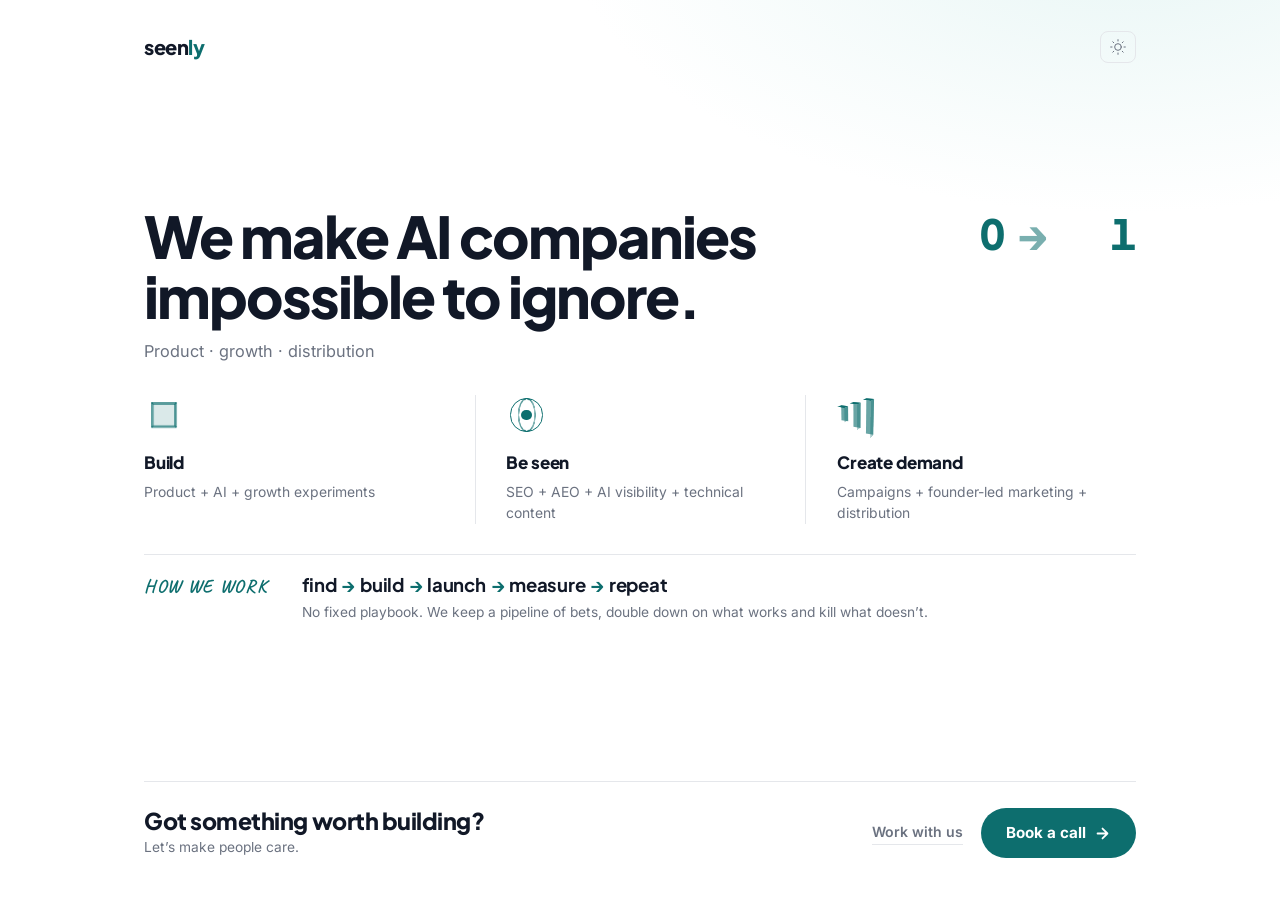
<file: index.html>
<!DOCTYPE html>
<html lang="en">
<head>
  <meta charset="UTF-8" />
  <meta name="viewport" content="width=device-width, initial-scale=1.0" />
  <title>Seenly - We Make AI Companies Impossible to Ignore</title>
  <meta name="description" content="Seenly is the product, growth, and distribution team for AI companies. We build, get you seen, and create demand. 0 to 1. 1 to 100." />
  <link rel="preconnect" href="https://fonts.googleapis.com" />
  <link rel="preconnect" href="https://fonts.gstatic.com" crossorigin />
  <link href="https://fonts.googleapis.com/css2?family=Inter:wght@400;500;600;700;800&family=Plus+Jakarta+Sans:wght@600;700;800&family=Caveat:wght@700&display=swap" rel="stylesheet" />
  <link href="https://assets.calendly.com/assets/external/widget.css" rel="stylesheet" />
  <link rel="stylesheet" href="css/style.css" />
  <link rel="stylesheet" href="css/screen.css" />
  <!-- Agent discovery link relations (RFC 8288 4.2) -->
  <link rel="api-catalog" href="/.well-known/api-catalog" />
  <link rel="alternate" type="text/markdown" href="/index.md" title="Seenly - Markdown for Agents" />
</head>
<body class="one-screen">

  <div class="screen">

    <header class="sc-top">
      <a href="#" class="sc-brand">seen<span>ly</span></a>
      <button class="dark-toggle" id="darkToggle" aria-label="Toggle dark mode">
        <svg class="icon-sun" width="16" height="16" viewBox="0 0 24 24" fill="none" stroke="currentColor" stroke-width="1.5" stroke-linecap="round" stroke-linejoin="round"><circle cx="12" cy="12" r="5"/><path d="M12 1v2M12 21v2M4.22 4.22l1.42 1.42M18.36 18.36l1.42 1.42M1 12h2M21 12h2M4.22 19.78l1.42-1.42M18.36 5.64l1.42-1.42"/></svg>
        <svg class="icon-moon" width="16" height="16" viewBox="0 0 24 24" fill="none" stroke="currentColor" stroke-width="1.5" stroke-linecap="round" stroke-linejoin="round"><path d="M21 12.79A9 9 0 1 1 11.21 3 7 7 0 0 0 21 12.79z"/></svg>
      </button>
    </header>

    <main class="sc-stage">

      <section class="sc-hero">
        <div class="sc-hero-copy">
          <h1>We make AI companies impossible to ignore.</h1>
          <p class="sc-tag">Product &middot; growth &middot; distribution</p>
        </div>
        <div class="sc-odo">
          <span class="odo-line" aria-hidden="true">
            <span class="odo-group" data-side="l"></span>
            <span class="odo-arrow">&rarr;</span>
            <span class="odo-group" data-side="r"></span>
          </span>
          <span class="sc-sr">0 to 1. 1 to 100.</span>
        </div>
      </section>

      <section class="sc-do" aria-label="What we do">
        <article class="sc-do-card">
          <span class="ico" aria-hidden="true"><span class="cube"><i></i><i></i><i></i><i></i><i></i><i></i></span></span>
          <span class="sc-k">Build</span>
          <p>Product &plus; AI &plus; growth experiments</p>
        </article>
        <article class="sc-do-card">
          <span class="ico" aria-hidden="true"><span class="rings"><i></i><i></i><i></i><b></b></span></span>
          <span class="sc-k">Be seen</span>
          <p>SEO &plus; AEO &plus; AI visibility &plus; technical content</p>
        </article>
        <article class="sc-do-card">
          <span class="ico" aria-hidden="true"><span class="bars"><i></i><i></i><i></i></span></span>
          <span class="sc-k">Create demand</span>
          <p>Campaigns &plus; founder-led marketing &plus; distribution</p>
        </article>
      </section>

      <section class="sc-rows">
        <div class="sc-row">
          <span class="sc-lbl">How we work</span>
          <div class="sc-row-body">
            <p class="sc-flow">find <i>&rarr;</i> build <i>&rarr;</i> launch <i>&rarr;</i> measure <i>&rarr;</i> repeat</p>
            <p class="sc-fine">No fixed playbook. We keep a pipeline of bets, double down on what works and kill what doesn&rsquo;t.</p>
          </div>
        </div>
      </section>

    </main>

    <footer class="sc-bottom">
      <div class="sc-ask">
        <p class="sc-ask-q">Got something worth building?</p>
        <p class="sc-fine">Let&rsquo;s make people care.</p>
      </div>
      <div class="sc-actions">
        <a href="#" onclick="openContactForm();return false;" class="sc-alt">Work with us</a>
        <a href="" onclick="Calendly.initPopupWidget({url:'https://calendly.com/purvahk08/quick-chat'});return false;" class="sc-cta">Book a call <svg width="17" height="17" viewBox="0 0 24 24" fill="none" stroke="currentColor" stroke-width="2.5" stroke-linecap="round" stroke-linejoin="round"><path d="M5 12h14M12 5l7 7-7 7"/></svg></a>
      </div>
    </footer>

  </div>

  <script src="https://assets.calendly.com/assets/external/widget.js" type="text/javascript" async></script>
  <script src="js/main.js"></script>

  <!-- CONTACT FORM MODAL -->
  <div class="form-overlay" id="formOverlay" onclick="closeContactForm()"></div>
  <div class="form-modal" id="formModal">
    <div class="form-modal-inner">
      <button class="legal-close" onclick="closeContactForm()" aria-label="Close">&times;</button>
      <h2 class="form-title">Work with us</h2>
      <p class="form-sub">Drop us the details and we'll get back to you within 24 hours.</p>
      <div id="formView">
        <form class="contact-form" id="contactForm" onsubmit="handleFormSubmit(event)">
          <div class="form-row-2">
            <div class="form-field">
              <label for="cf-name">Name <span class="form-required">*</span></label>
              <input type="text" id="cf-name" name="name" placeholder="Jane Smith" required />
            </div>
            <div class="form-field">
              <label for="cf-email">Email <span class="form-required">*</span></label>
              <input type="email" id="cf-email" name="email" placeholder="jane@example.com" required />
            </div>
          </div>
          <div class="form-field">
            <label for="cf-project">What are you building?</label>
            <textarea id="cf-project" name="project" rows="4" placeholder="Tell us what you are building, who it is for, and what you want to move." required></textarea>
          </div>
          <div class="form-field">
            <label for="cf-platform">What do you need most right now? <span class="form-label-opt">(optional)</span></label>
            <input type="text" id="cf-platform" name="platform" placeholder="e.g. product, AI visibility, content, distribution, not sure yet" />
          </div>
          <p class="form-error-msg" id="formError" style="display:none">Something went wrong, please try again.</p>
          <button type="submit" class="btn btn-accent btn-block form-submit" id="formSubmitBtn">Send it over &rarr;</button>
        </form>
      </div>
      <div class="form-success" id="formSuccess" style="display:none">
        <svg width="44" height="44" viewBox="0 0 24 24" fill="none" stroke="currentColor" stroke-width="1.5" stroke-linecap="round" stroke-linejoin="round"><circle cx="12" cy="12" r="10"/><path d="M8 12l3 3 5-5"/></svg>
        <h3>We got it!</h3>
        <p>Talk soon.</p>
      </div>
    </div>
  </div>

  <!-- LEGAL MODAL -->
  <div class="legal-overlay" id="legalOverlay" onclick="closeLegal()"></div>
  <div class="legal-modal" id="legalModal">
    <div class="legal-modal-inner">
      <button class="legal-close" onclick="closeLegal()" aria-label="Close">&times;</button>
      <div id="legalContent"></div>
    </div>
  </div>

  <script>
    var legalTexts = {
      privacy: `<h2>Privacy Policy</h2><p class="legal-date">Last updated: April 2026</p>
<p>Seenly ("we", "us", "our") is operated by Manisha G and Purva K. We are committed to protecting your personal information. This policy explains what we collect, how we use it, and your rights.</p>
<h3>What we collect</h3>
<ul><li>Name and email address when you book a demo or contact us.</li><li>Product, competitor, and community information you share with us to scope the engagement.</li><li>Basic analytics data (pages visited, time on site) via non-identifying tools.</li></ul>
<h3>How we use it</h3>
<ul><li>To respond to your enquiry and deliver the services you have engaged us for.</li><li>To send account updates, invoices, and support communications.</li><li>We do not sell, rent, or share your data with third parties for marketing.</li></ul>
<h3>Third-party tools</h3>
<p>We use Calendly for scheduling (subject to Calendly's own privacy policy). Payments are processed by Stripe. Neither service gives us access to your payment card details.</p>
<h3>Data retention</h3>
<p>We keep your data for as long as necessary to deliver our services and comply with legal obligations, typically no longer than 3 years after your account is closed.</p>
<h3>Your rights</h3>
<p>You have the right to access, correct, or request deletion of your personal data at any time. Contact us at <a href="mailto:contact@seenly.studio">contact@seenly.studio</a>.</p>
<h3>Cookies</h3>
<p>Our site uses minimal, non-tracking cookies for basic functionality (dark mode preference). No advertising or cross-site tracking cookies are used.</p>
<h3>Contact</h3>
<p>For any privacy-related questions, email <a href="mailto:contact@seenly.studio">contact@seenly.studio</a>.</p>`,

      terms: `<h2>Terms of Service</h2><p class="legal-date">Last updated: April 2026</p>
<p>By subscribing to Seenly for developer growth intelligence, or related services, you agree to the following terms.</p>
<h3>Services</h3>
<p>Seenly provides developer growth intelligence (AI visibility, developer signals, competitor radar, product feedback synthesis) and, where agreed, growth execution services (DevRel, content, community) as part of your engagement scope. All work is scoped and confirmed before commencement.</p>
<h3>Payment</h3>
<ul><li>Engagements are scoped and invoiced per the agreed contract, billed monthly or annually in advance.</li><li>All prices are in USD unless otherwise stated.</li><li>Late payments may result in work being paused until the account is settled.</li></ul>
<h3>Configuration changes</h3>
<p>You can update your tracked products, competitors, and communities at any time during your engagement at no additional cost. Changes that represent a change of scope (e.g. adding execution work) may be quoted separately.</p>
<h3>Intellectual property</h3>
<p>You retain ownership of your own data and any completed deliverables once paid in full. Seenly retains ownership of its internal processes, templates, and methodology, and any aggregate or anonymized insights generated across client work. Seenly retains the right to reference client relationships unless you request otherwise in writing.</p>
<h3>Third-party AI models &amp; platforms</h3>
<p>Seenly reports on outputs from third-party AI models (ChatGPT, Claude, Gemini) and third-party developer communities (Reddit, GitHub, Hacker News, Discord, X). Seenly is not responsible for changes to how those models, platforms, or communities behave, or for content published by them. Those matters are between you and the relevant provider.</p>
<h3>Onboarding period</h3>
<p>A complimentary onboarding period is included with every engagement. After this period, work continues at the agreed rate. The onboarding period begins on the day your engagement starts.</p>
<h3>Confidentiality</h3>
<p>All client information and business details shared with Seenly are kept strictly confidential and will not be disclosed to third parties without your written consent.</p>
<h3>Limitation of liability</h3>
<p>Seenly's total liability for any claim arising from our services is limited to the amount paid for the specific engagement in question. We are not liable for indirect or consequential losses.</p>
<h3>Governing law</h3>
<p>These terms are governed by the laws of the jurisdiction in which Seenly operates. Any disputes will be resolved through good-faith negotiation before any formal proceedings.</p>
<h3>Contact</h3>
<p>Questions about these terms? Email <a href="mailto:contact@seenly.studio">contact@seenly.studio</a>.</p>`
    };

    function openLegal(type) {
      document.getElementById('legalContent').innerHTML = legalTexts[type];
      document.getElementById('legalOverlay').classList.add('open');
      document.getElementById('legalModal').classList.add('open');
      document.body.style.overflow = 'hidden';
    }
    function closeLegal() {
      document.getElementById('legalOverlay').classList.remove('open');
      document.getElementById('legalModal').classList.remove('open');
      document.body.style.overflow = '';
    }
    document.addEventListener('keydown', function(e) { if (e.key === 'Escape') { closeLegal(); closeContactForm(); } });

    function openContactForm() {
      document.getElementById('formOverlay').classList.add('open');
      document.getElementById('formModal').classList.add('open');
      document.body.style.overflow = 'hidden';
    }
    function closeContactForm() {
      document.getElementById('formOverlay').classList.remove('open');
      document.getElementById('formModal').classList.remove('open');
      document.body.style.overflow = '';
    }
    async function handleFormSubmit(e) {
      e.preventDefault();
      var btn = document.getElementById('formSubmitBtn');
      var err = document.getElementById('formError');
      btn.innerHTML = '<span class="form-spinner"></span>Sending…';
      btn.disabled = true;
      err.style.display = 'none';
      try {
        var res = await fetch('https://formspree.io/f/xrerkzpq', {
          method: 'POST',
          body: new FormData(document.getElementById('contactForm')),
          headers: { 'Accept': 'application/json' }
        });
        if (res.ok) {
          document.getElementById('formView').style.display = 'none';
          document.getElementById('formSuccess').style.display = 'flex';
        } else {
          btn.innerHTML = 'Send it over &rarr;';
          btn.disabled = false;
          err.style.display = 'block';
        }
      } catch(e) {
        btn.innerHTML = 'Send it over &rarr;';
        btn.disabled = false;
        err.style.display = 'block';
      }
    }
  </script>

  <!-- WebMCP: expose site actions to AI agents (https://webmachinelearning.github.io/webmcp/) -->
  <script>
    if (navigator.modelContext) {
      navigator.modelContext.provideContext({
        tools: [
          {
            name: 'book_consultation',
            description: 'Open the Seenly booking page so the user can schedule a free 15-minute intro call.',
            inputSchema: { type: 'object', properties: {}, required: [] },
            execute: async () => {
              Calendly.initPopupWidget({ url: 'https://calendly.com/purvahk08/quick-chat' });
              return { success: true };
            }
          },
          {
            name: 'open_contact_form',
            description: 'Open the Seenly contact form so the user can send an inquiry about our services.',
            inputSchema: { type: 'object', properties: {}, required: [] },
            execute: async () => {
              openContactForm();
              return { success: true };
            }
          },
          {
            name: 'scroll_to_services',
            description: 'Scroll the page to the what-we-do services section.',
            inputSchema: { type: 'object', properties: {}, required: [] },
            execute: async () => {
              document.getElementById('why').scrollIntoView({ behavior: 'smooth' });
              return { success: true };
            }
          }
        ]
      });
    }
  </script>
</body>
</html>
</file>
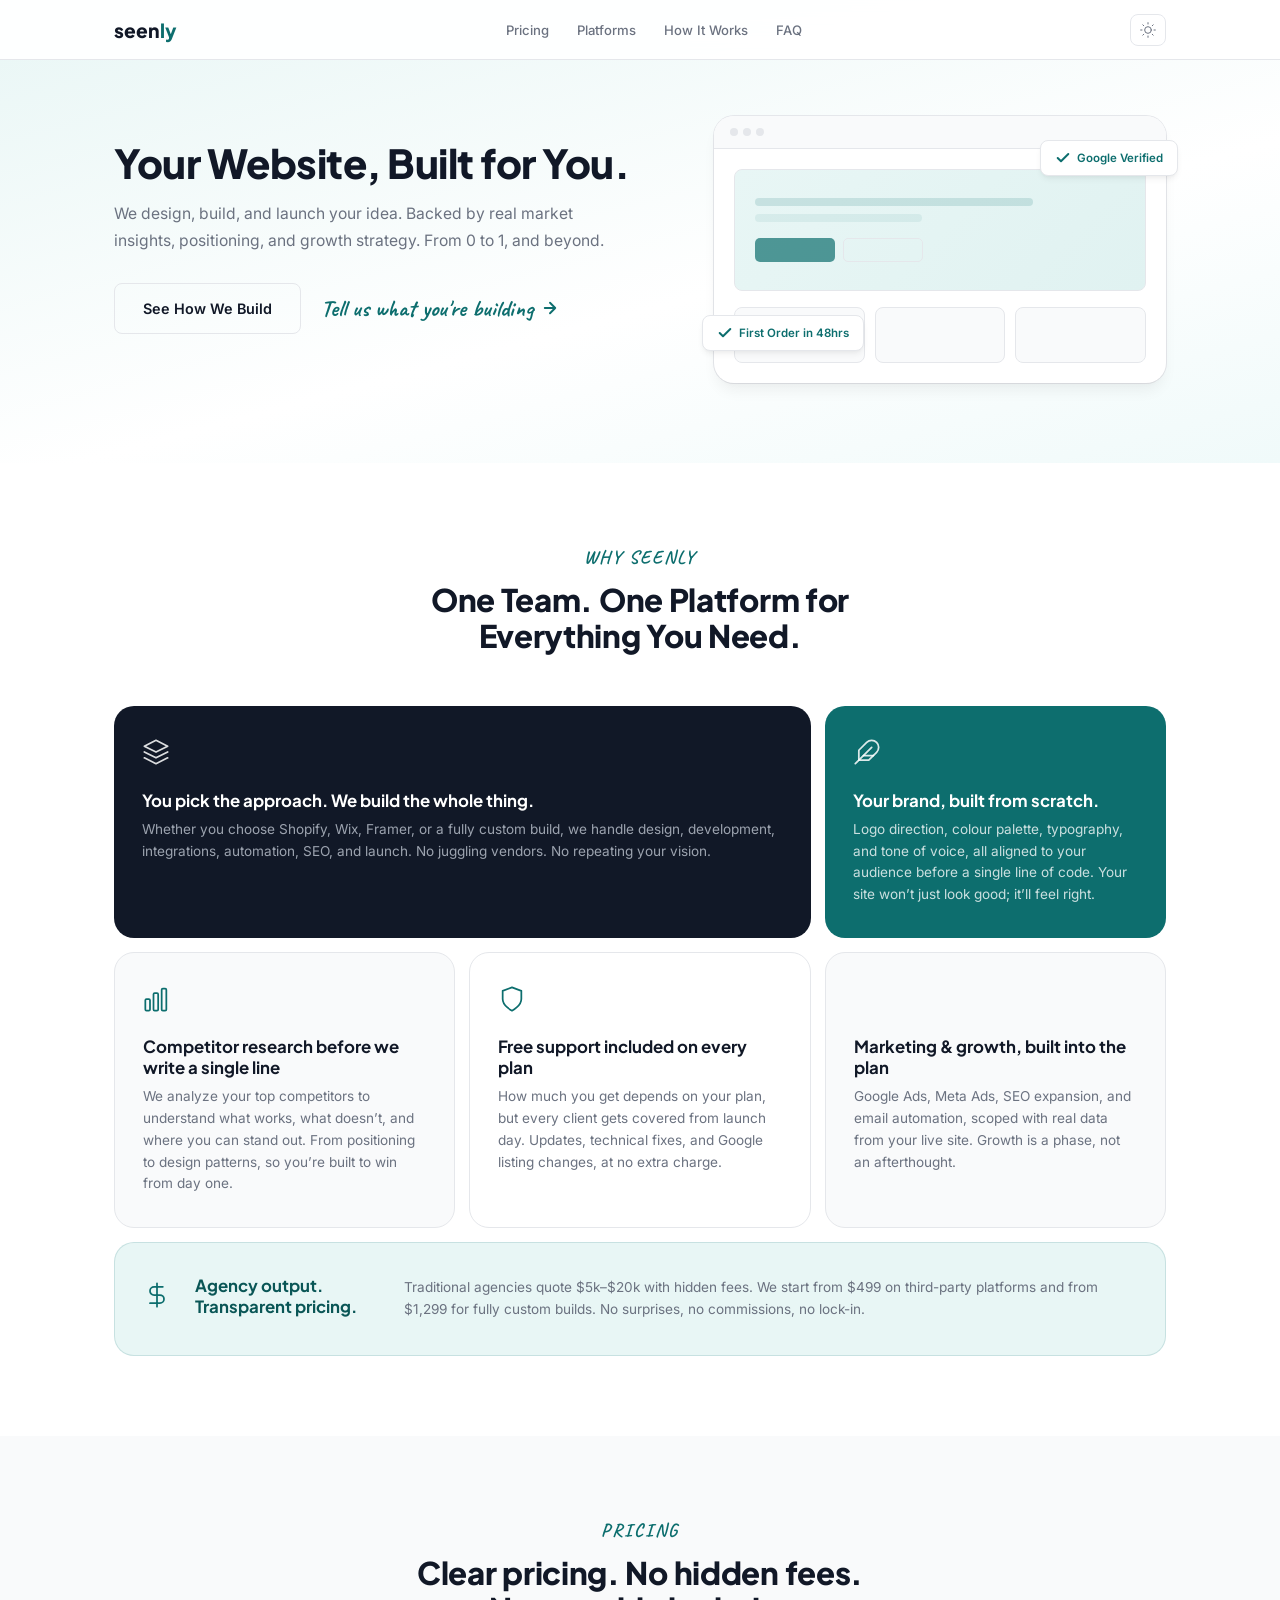
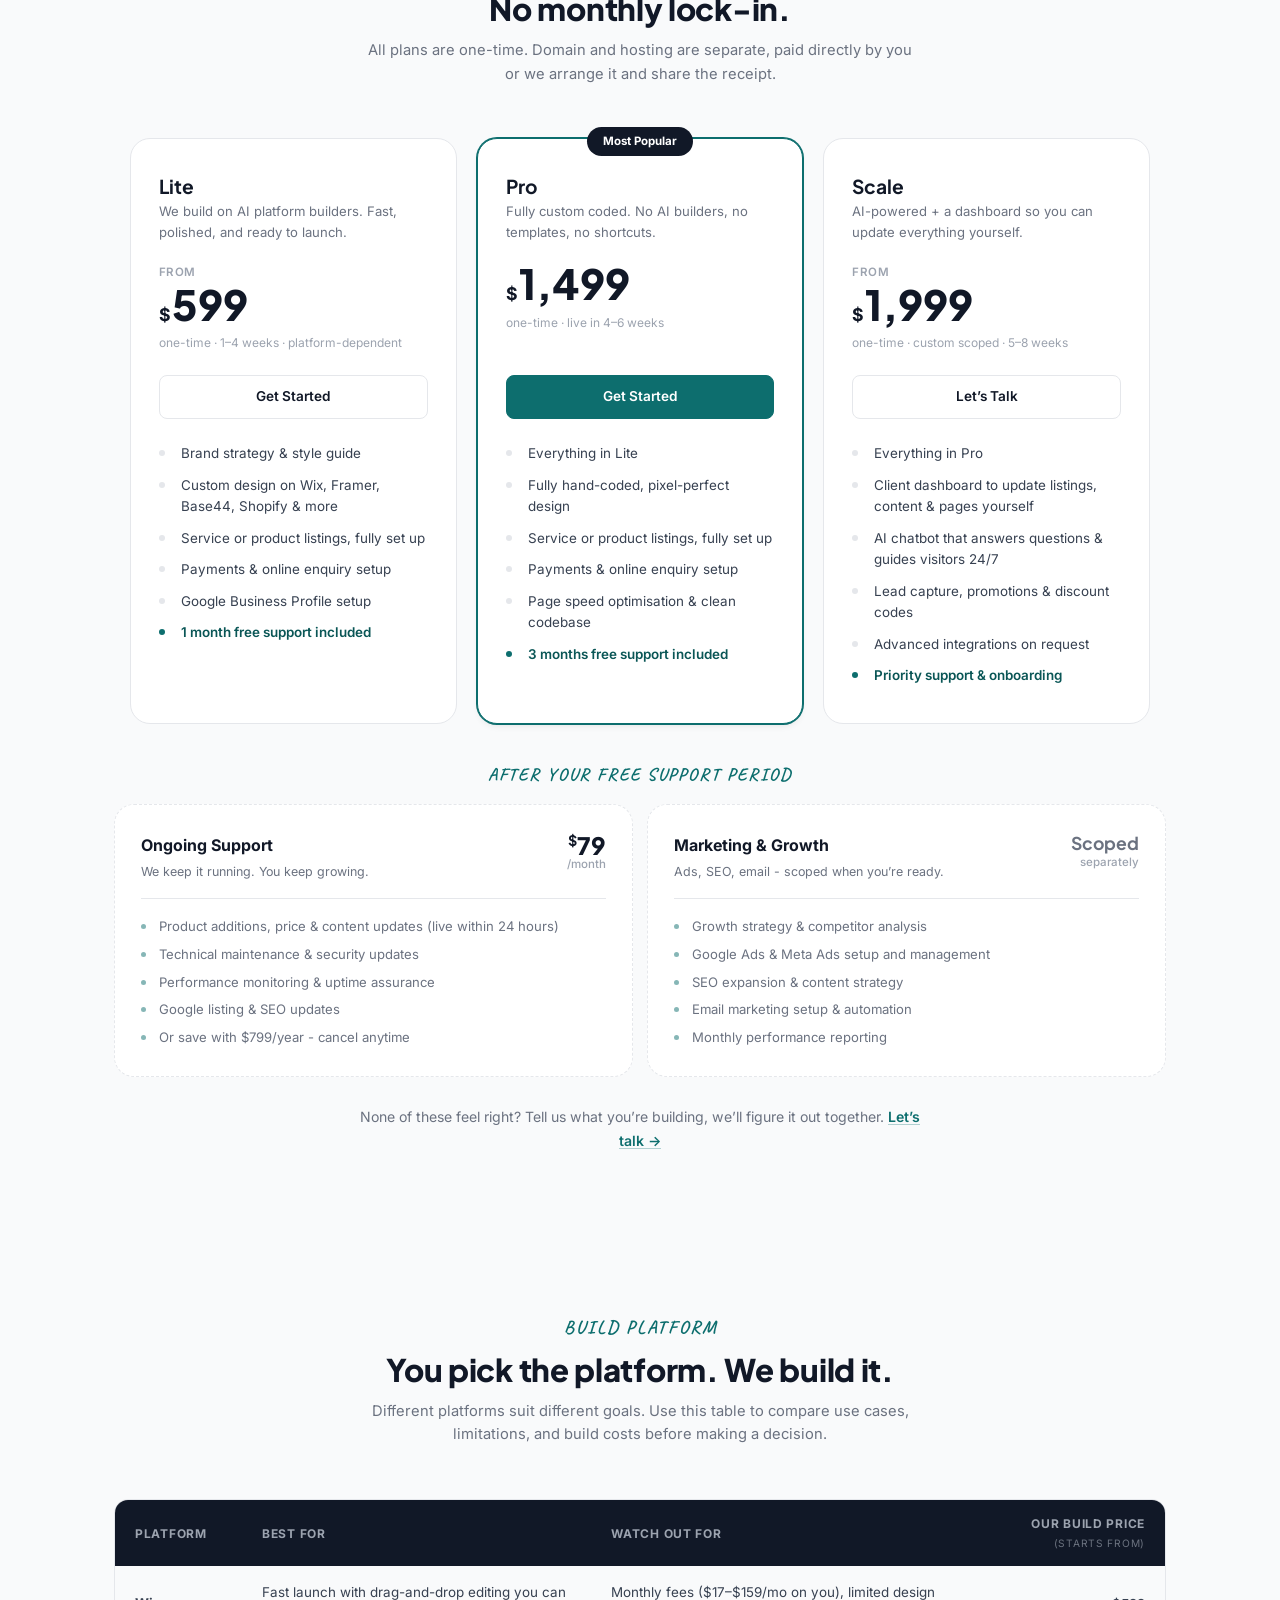
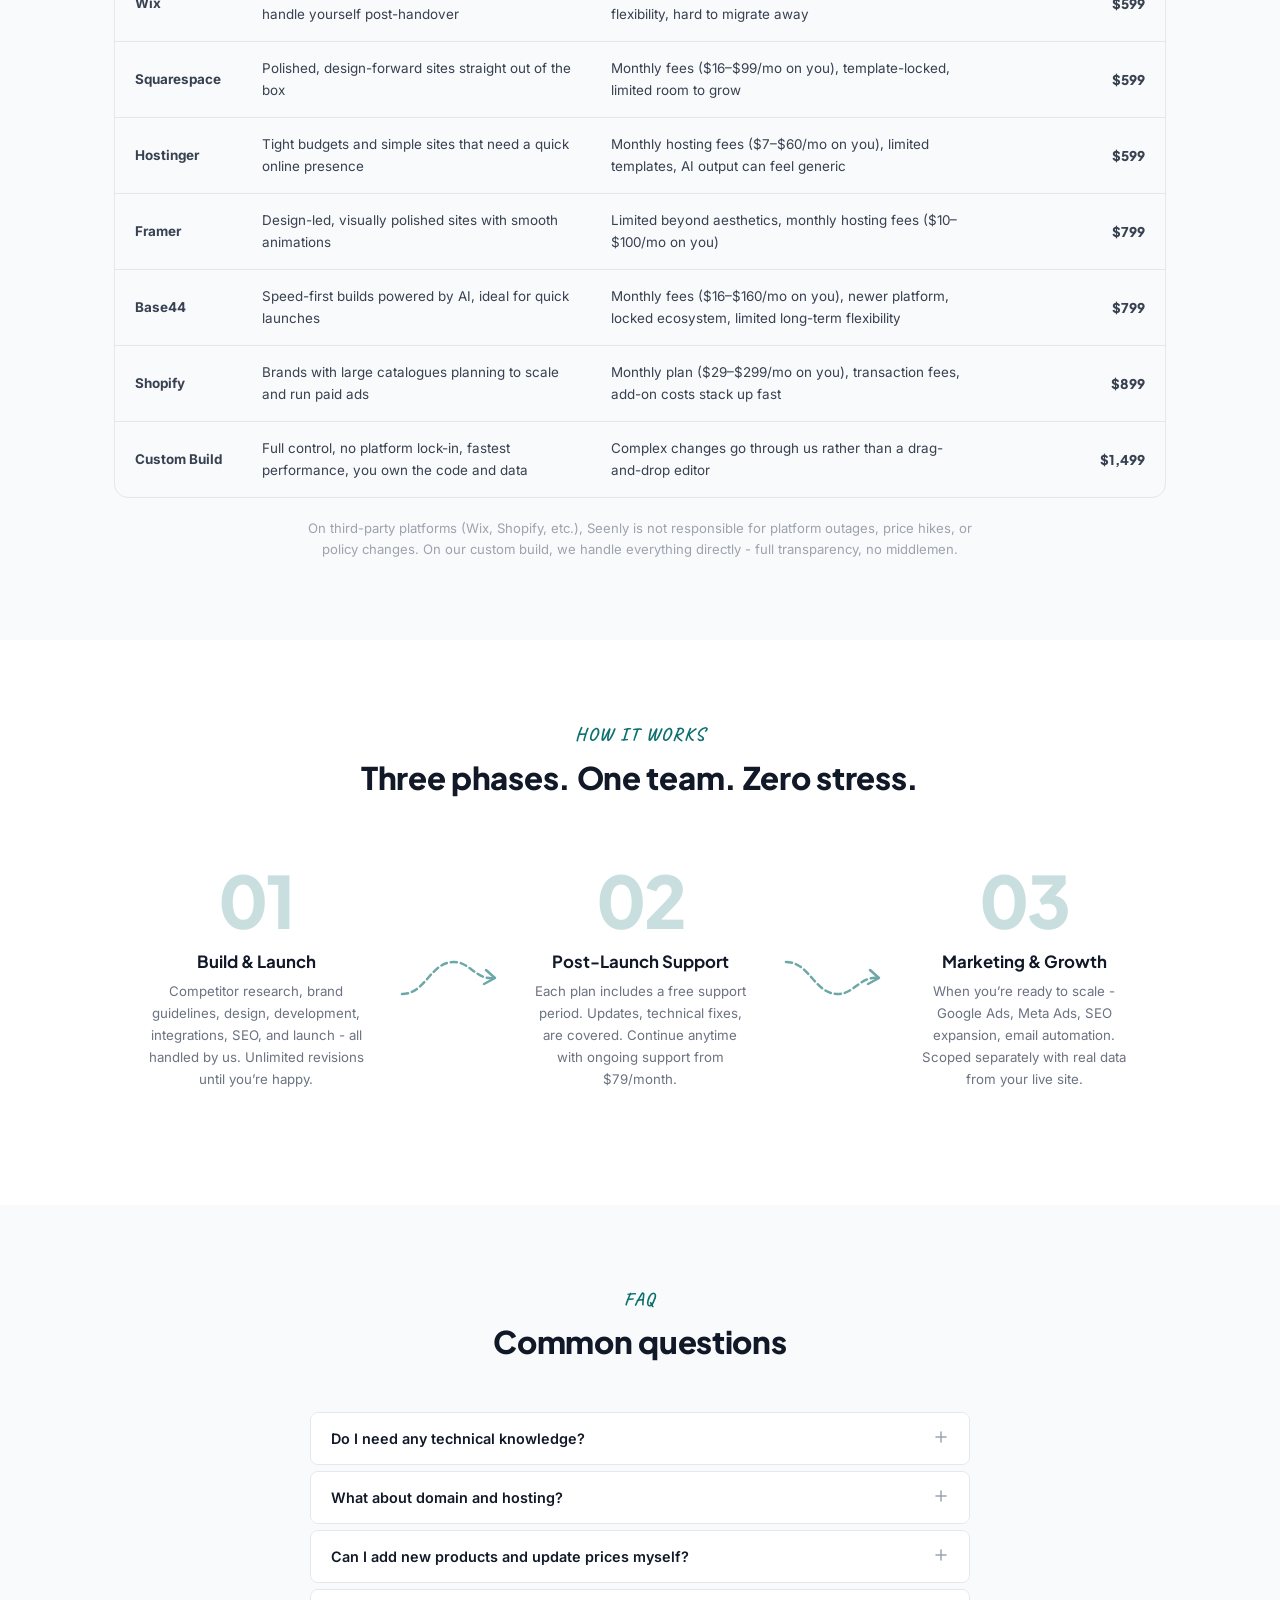
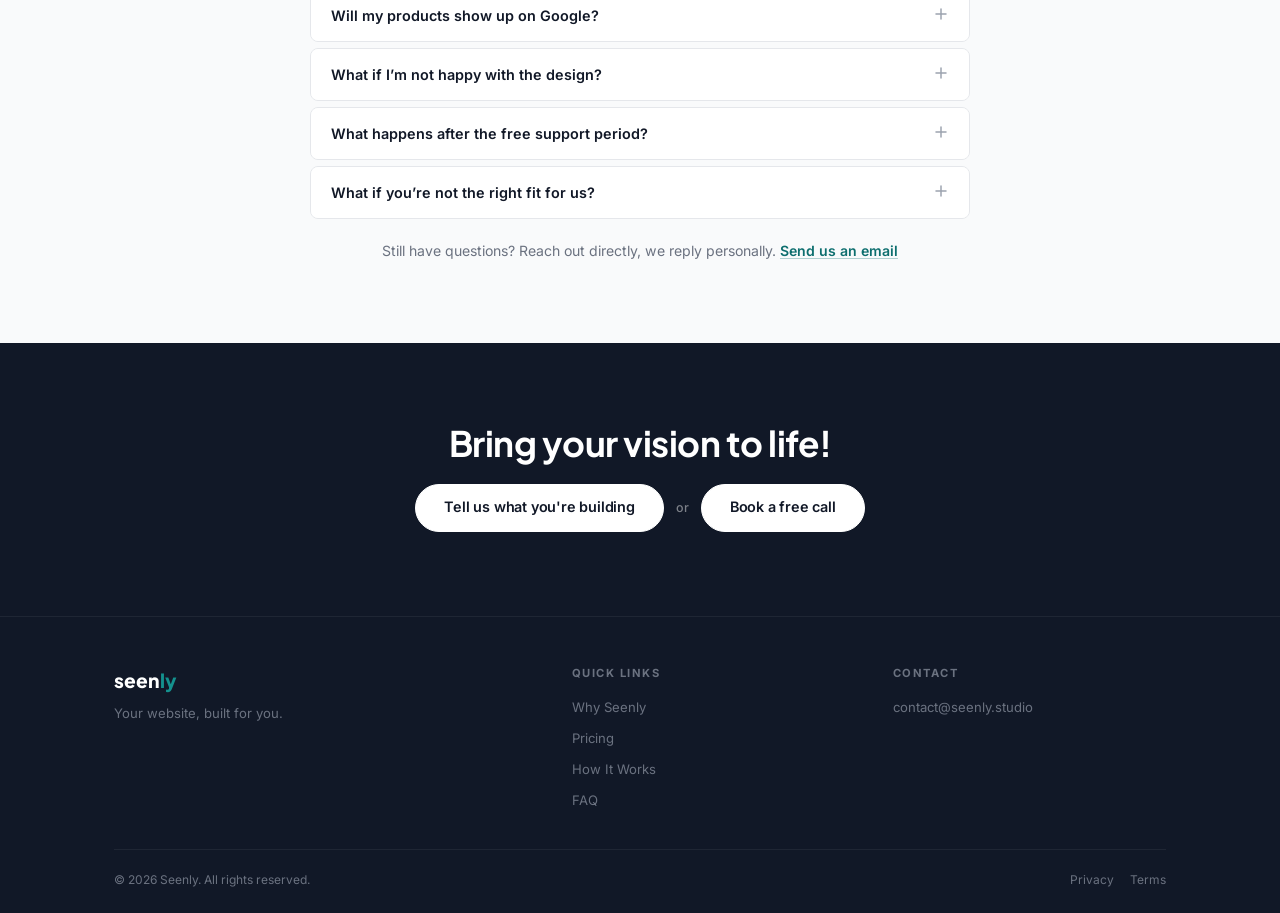
<file: _index.html>
<!DOCTYPE html>
<html lang="en">
<head>
  <meta charset="UTF-8" />
  <meta name="viewport" content="width=device-width, initial-scale=1.0" />
  <title>Seenly - Your Website, Built for You</title>
  <meta name="description" content="We design, build, and launch your idea. Backed by real market insights, positioning, and growth strategy. From 0 to 1, and beyond." />
  <link rel="preconnect" href="https://fonts.googleapis.com" />
  <link rel="preconnect" href="https://fonts.gstatic.com" crossorigin />
  <link href="https://fonts.googleapis.com/css2?family=Inter:wght@400;500;600;700;800&family=Plus+Jakarta+Sans:wght@600;700;800&family=Caveat:wght@700&display=swap" rel="stylesheet" />
  <link href="https://assets.calendly.com/assets/external/widget.css" rel="stylesheet" />
  <link rel="stylesheet" href="css/style.css" />
  <!-- Agent discovery link relations (RFC 8288 §4.2) -->
  <link rel="api-catalog" href="/.well-known/api-catalog" />
  <link rel="alternate" type="text/markdown" href="/index.md" title="Seenly — Markdown for Agents" />
</head>
<body>

  <!-- NAV -->
  <nav class="nav" id="nav">
    <div class="container nav-inner">
      <a href="#" class="nav-brand">seen<span>ly</span></a>
      <div class="nav-links" id="navLinks">
        <a href="#packages">Pricing</a>
        <a href="#platforms">Platforms</a>
        <a href="#how">How It Works</a>
        <a href="#faq">FAQ</a>
      </div>
      <div class="nav-cta">
        <button class="dark-toggle" id="darkToggle" aria-label="Toggle dark mode">
          <svg class="icon-sun" width="16" height="16" viewBox="0 0 24 24" fill="none" stroke="currentColor" stroke-width="1.5" stroke-linecap="round" stroke-linejoin="round"><circle cx="12" cy="12" r="5"/><path d="M12 1v2M12 21v2M4.22 4.22l1.42 1.42M18.36 18.36l1.42 1.42M1 12h2M21 12h2M4.22 19.78l1.42-1.42M18.36 5.64l1.42-1.42"/></svg>
          <svg class="icon-moon" width="16" height="16" viewBox="0 0 24 24" fill="none" stroke="currentColor" stroke-width="1.5" stroke-linecap="round" stroke-linejoin="round"><path d="M21 12.79A9 9 0 1 1 11.21 3 7 7 0 0 0 21 12.79z"/></svg>
        </button>
      </div>
      <button class="hamburger" id="hamburger" aria-label="Menu">
        <svg width="22" height="22" viewBox="0 0 22 22" fill="none"><path d="M3 5.5h16M3 11h16M3 16.5h16" stroke="currentColor" stroke-width="1.5" stroke-linecap="round"/></svg>
      </button>
    </div>
  </nav>
  <div class="mobile-nav" id="mobileNav">
    <a href="#packages">Pricing</a>
    <a href="#platforms">Platforms</a>
    <a href="#how">How It Works</a>
    <a href="#faq">FAQ</a>
    <a href="" onclick="Calendly.initPopupWidget({url:'https://calendly.com/purvahk08/15mins'});return false;" class="btn btn-accent" style="text-align:center;margin-top:8px">Book a Free Consultation</a>
  </div>

  <!-- HERO -->
  <header class="hero">
    <div class="container hero-inner">
      <div class="hero-content">
        <h1>Your Website, Built for You.</h1>
        <p class="hero-sub">We design, build, and launch your idea. Backed by real market insights, positioning, and growth strategy. From 0 to 1, and beyond.</p>
        <div class="hero-ctas">
          <a href="#how" class="btn btn-outline btn-lg">See How We Build</a>
          <a href="#" onclick="openContactForm();return false;" class="hero-text-cta">Tell us what you're building <svg class="hero-text-arrow" width="18" height="18" viewBox="0 0 24 24" fill="none" stroke="currentColor" stroke-width="2.5" stroke-linecap="round" stroke-linejoin="round"><path d="M5 12h14M12 5l7 7-7 7"/></svg></a>
        </div>

      </div>
      <div class="hero-visual">
        <div class="hero-screen">
          <div class="screen-bar"><span></span><span></span><span></span></div>
          <div class="screen-body">
            <div class="screen-hero-block">
              <div class="screen-line lg"></div>
              <div class="screen-line md"></div>
              <div class="screen-btn-row">
                <div class="screen-btn accent"></div>
                <div class="screen-btn outline"></div>
              </div>
            </div>
            <div class="screen-cards">
              <div class="screen-card"></div>
              <div class="screen-card"></div>
              <div class="screen-card"></div>
            </div>
          </div>
        </div>
        <div class="hero-float float-1">
          <svg width="16" height="16" viewBox="0 0 16 16" fill="none"><path d="M13.3 4L6 11.3 2.7 8" stroke="currentColor" stroke-width="2" stroke-linecap="round" stroke-linejoin="round"/></svg>
          Google Verified
        </div>
        <div class="hero-float float-2">
          <svg width="16" height="16" viewBox="0 0 16 16" fill="none"><path d="M13.3 4L6 11.3 2.7 8" stroke="currentColor" stroke-width="2" stroke-linecap="round" stroke-linejoin="round"/></svg>
          First Order in 48hrs
        </div>
      </div>
    </div>
  </header>

  <!-- WHY SEENLY -->
  <section class="why" id="why">
    <div class="container">
      <div class="section-header">
        <div class="section-label">Why Seenly</div>
        <h2>One Team. One Platform for Everything You Need.</h2>
      </div>
      <div class="why-bento">

        <!-- Row 1: End-to-End (wide) + Branding -->
        <div class="wb-card wb-dark wb-wide">
          <div class="wb-icon"><svg width="28" height="28" viewBox="0 0 24 24" fill="none" stroke="currentColor" stroke-width="1.5" stroke-linecap="round" stroke-linejoin="round"><polygon class="wb-layer wb-layer-1" points="12 2 2 7 12 12 22 7 12 2"/><polyline class="wb-layer wb-layer-2" points="2 12 12 17 22 12"/><polyline class="wb-layer wb-layer-3" points="2 17 12 22 22 17"/></svg></div>
          <h3>You pick the approach. We build the whole thing.</h3>
          <p>Whether you choose Shopify, Wix, Framer, or a fully custom build, we handle design, development, integrations, automation, SEO, and launch. No juggling vendors. No repeating your vision.</p>
        </div>

        <div class="wb-card wb-teal">
          <div class="wb-icon"><svg width="28" height="28" viewBox="0 0 24 24" fill="none" stroke="currentColor" stroke-width="1.5" stroke-linecap="round" stroke-linejoin="round"><path class="wb-soft-pulse" d="M20.24 12.24a6 6 0 0 0-8.49-8.49L5 10.5V19h8.5z"/><line x1="16" y1="8" x2="2" y2="22"/><line x1="17.5" y1="15" x2="9" y2="15"/></svg></div>
          <h3>Your brand, built from scratch.</h3>
          <p>Logo direction, colour palette, typography, and tone of voice, all aligned to your audience before a single line of code. Your site won’t just look good; it’ll feel right.</p>
        </div>

        <!-- Row 2: Competitor + Support + Marketing -->
        <div class="wb-card wb-light">
          <div class="wb-icon"><svg width="28" height="28" viewBox="0 0 24 24" fill="none" stroke="currentColor" stroke-width="1.5" stroke-linecap="round" stroke-linejoin="round"><rect class="wb-bar wb-bar-1" x="2" y="12" width="4" height="10" rx="1"/><rect class="wb-bar wb-bar-2" x="9" y="7" width="4" height="15" rx="1"/><rect class="wb-bar wb-bar-3" x="16" y="3" width="4" height="19" rx="1"/></svg></div>
          <h3>Competitor research before we write a single line</h3>
          <p>We analyze your top competitors to understand what works, what doesn’t, and where you can stand out. From positioning to design patterns, so you’re built to win from day one.</p>
        </div>

        <div class="wb-card wb-border">
          <div class="wb-icon"><svg width="28" height="28" viewBox="0 0 24 24" fill="none" stroke="currentColor" stroke-width="1.5" stroke-linecap="round" stroke-linejoin="round"><circle class="wb-ring wb-ring-1" cx="12" cy="11" r="5"/><circle class="wb-ring wb-ring-2" cx="12" cy="11" r="5"/><path d="M12 22s8-4 8-10V5l-8-3-8 3v7c0 6 8 10 8 10z"/></svg></div>
          <h3>Free support included on every plan</h3>
          <p>How much you get depends on your plan, but every client gets covered from launch day. Updates, technical fixes, and Google listing changes, at no extra charge.</p>
        </div>

        <div class="wb-card wb-light">
          <div class="wb-icon"><svg width="28" height="28" viewBox="0 0 24 24" fill="none" stroke="currentColor" stroke-width="1.5" stroke-linecap="round" stroke-linejoin="round"><polyline class="wb-trend" points="22 7 13.5 15.5 8.5 10.5 2 17"/><polyline class="wb-trend-head" points="16 7 22 7 22 13"/></svg></div>
          <h3>Marketing &amp; growth, built into the plan</h3>
          <p>Google Ads, Meta Ads, SEO expansion, and email automation, scoped with real data from your live site. Growth is a phase, not an afterthought.</p>
        </div>

        <!-- Row 3: Pricing — full width -->
        <div class="wb-card wb-soft wb-full">
          <div class="wb-icon"><svg width="28" height="28" viewBox="0 0 24 24" fill="none" stroke="currentColor" stroke-width="1.5" stroke-linecap="round" stroke-linejoin="round"><path class="wb-soft-pulse" d="M12 2v20M17 5H9.5a3.5 3.5 0 0 0 0 7h5a3.5 3.5 0 0 1 0 7H6"/></svg></div>
          <h3>Agency output. Transparent pricing.</h3>
          <p>Traditional agencies quote $5k&ndash;$20k with hidden fees. We start from $499 on third-party platforms and from $1,299 for fully custom builds. No surprises, no commissions, no lock-in.</p>
        </div>

      </div>
    </div>
  </section>

  <!-- PRICING -->
  <section class="packages" id="packages">
    <div class="container">
      <div class="section-header">
        <div class="section-label">Pricing</div>
        <h2>Clear pricing. No hidden fees.<br>No monthly lock-in.</h2>
        <p class="section-sub">All plans are one-time. Domain and hosting are separate, paid directly by you or we arrange it and share the receipt.</p>
      </div>

      <div class="pricing-grid">

        <div class="pricing-card">
          <div class="plan-top">
            <h3>Lite</h3>
            <p class="plan-tagline">We build on AI platform builders. Fast, polished, and ready to launch.</p>
            <span class="price-from">From</span>
            <div class="price"><span class="rupee">$</span><span class="amount">599</span></div>
            <span class="price-note">one-time &middot; 1&ndash;4 weeks &middot; platform-dependent</span>
          </div>
          <a href="#" onclick="openContactForm();return false;" class="btn btn-outline btn-block">Get Started</a>
          <ul class="plan-features">
            <li>Brand strategy &amp; style guide</li>
            <li>Custom design on Wix, Framer, Base44, Shopify &amp; more</li>
            <li>Service or product listings, fully set up</li>
            <li>Payments &amp; online enquiry setup</li>
            <li>Google Business Profile setup</li>
            <li class="highlight">1 month free support included</li>
          </ul>
        </div>

        <div class="pricing-card featured">
          <div class="featured-tag">Most Popular</div>
          <div class="plan-top">
            <h3>Pro</h3>
            <p class="plan-tagline">Fully custom coded. No AI builders, no templates, no shortcuts.</p>
            <div class="price"><span class="rupee">$</span><span class="amount">1,499</span></div>
            <span class="price-note">one-time &middot; live in 4&ndash;6 weeks</span>
          </div>
          <a href="#" onclick="openContactForm();return false;" class="btn btn-accent btn-block">Get Started</a>
          <ul class="plan-features">
            <li>Everything in Lite</li>
            <li>Fully hand-coded, pixel-perfect design</li>
            <li>Service or product listings, fully set up</li>
            <li>Payments &amp; online enquiry setup</li>
            <li>Page speed optimisation &amp; clean codebase</li>
            <li class="highlight">3 months free support included</li>
          </ul>
        </div>

        <div class="pricing-card">
          <div class="plan-top">
            <h3>Scale</h3>
            <p class="plan-tagline">AI-powered + a dashboard so you can update everything yourself.</p>
            <span class="price-from">From</span>
            <div class="price"><span class="rupee">$</span><span class="amount">1,999</span></div>
            <span class="price-note">one-time &middot; custom scoped &middot; 5&ndash;8 weeks</span>
          </div>
          <a href="" onclick="Calendly.initPopupWidget({url:'https://calendly.com/purvahk08/15mins'});return false;" class="btn btn-outline btn-block">Let&rsquo;s Talk</a>
          <ul class="plan-features">
            <li>Everything in Pro</li>
            <li>Client dashboard to update listings, content &amp; pages yourself</li>
            <li>AI chatbot that answers questions &amp; guides visitors 24/7</li>
            <li>Lead capture, promotions &amp; discount codes</li>
            <li>Advanced integrations on request</li>
            <li class="highlight">Priority support &amp; onboarding</li>
          </ul>
        </div>

      </div>

      <div class="addons-wrap">
        <div class="addons-label">After your free support period</div>
        <div class="addons-grid">
          <div class="addon-card">
            <div class="addon-header">
              <div>
                <h4>Ongoing Support</h4>
                <p class="addon-sub">We keep it running. You keep growing.</p>
              </div>
              <div class="addon-price"><span class="rupee">$</span>79 <span class="addon-period">/month</span></div>
            </div>
            <ul class="addon-features">
              <li>Product additions, price &amp; content updates (live within 24 hours)</li>
              <li>Technical maintenance &amp; security updates</li>
              <li>Performance monitoring &amp; uptime assurance</li>
              <li>Google listing &amp; SEO updates</li>
              <li>Or save with $799/year - cancel anytime</li>
            </ul>
          </div>
          <div class="addon-card">
            <div class="addon-header">
              <div>
                <h4>Marketing &amp; Growth</h4>
                <p class="addon-sub">Ads, SEO, email - scoped when you&rsquo;re ready.</p>
              </div>
              <div class="addon-price addon-price-scoped">Scoped<br><span class="addon-period">separately</span></div>
            </div>
            <ul class="addon-features">
              <li>Growth strategy &amp; competitor analysis</li>
              <li>Google Ads &amp; Meta Ads setup and management</li>
              <li>SEO expansion &amp; content strategy</li>
              <li>Email marketing setup &amp; automation</li>
              <li>Monthly performance reporting</li>
            </ul>
          </div>
        </div>
      </div>

      <p class="pricing-footer-note">None of these feel right? Tell us what you&rsquo;re building, we&rsquo;ll figure it out together. <a href="" onclick="Calendly.initPopupWidget({url:'https://calendly.com/purvahk08/15mins'});return false;" class="pricing-footer-link">Let&rsquo;s talk &rarr;</a></p>
    </div>
  </section>


  <!-- PLATFORM OPTIONS -->
  <section class="platforms" id="platforms">
    <div class="container">
      <div class="section-header">
        <div class="section-label">Build Platform</div>
        <h2>You pick the platform. We build it.</h2>
        <p class="section-sub">Different platforms suit different goals. Use this table to compare use cases, limitations, and build costs before making a decision.</p>
      </div>
      <div class="platform-table-wrap">
        <table class="platform-table">
          <thead>
            <tr>
              <th>Platform</th>
              <th>Best For</th>
              <th>Watch Out For</th>
              <th>Our Build Price <span style="font-weight:400;opacity:0.65;font-size:0.85em;">(starts from)</span></th>
            </tr>
          </thead>
          <tbody>
            <tr>
              <td class="plat-name">Wix</td>
              <td>Fast launch with drag-and-drop editing you can handle yourself post-handover</td>
              <td>Monthly fees ($17&ndash;$159/mo on you), limited design flexibility, hard to migrate away</td>
              <td class="plat-price">$599</td>
            </tr>
            <tr>
              <td class="plat-name">Squarespace</td>
              <td>Polished, design-forward sites straight out of the box</td>
              <td>Monthly fees ($16&ndash;$99/mo on you), template-locked, limited room to grow</td>
              <td class="plat-price">$599</td>
            </tr>
            <tr>
              <td class="plat-name">Hostinger</td>
              <td>Tight budgets and simple sites that need a quick online presence</td>
              <td>Monthly hosting fees ($7&ndash;$60/mo on you), limited templates, AI output can feel generic</td>
              <td class="plat-price">$599</td>
            </tr>
            <tr>
              <td class="plat-name">Framer</td>
              <td>Design-led, visually polished sites with smooth animations</td>
              <td>Limited beyond aesthetics, monthly hosting fees ($10&ndash;$100/mo on you)</td>
              <td class="plat-price">$799</td>
            </tr>
            <tr>
              <td class="plat-name">Base44</td>
              <td>Speed-first builds powered by AI, ideal for quick launches</td>
              <td>Monthly fees ($16&ndash;$160/mo on you), newer platform, locked ecosystem, limited long-term flexibility</td>
              <td class="plat-price">$799</td>
            </tr>
            <tr>
              <td class="plat-name">Shopify</td>
              <td>Brands with large catalogues planning to scale and run paid ads</td>
              <td>Monthly plan ($29&ndash;$299/mo on you), transaction fees, add-on costs stack up fast</td>
              <td class="plat-price">$899</td>
            </tr>
            <tr>
              <td class="plat-name">Custom Build</td>
              <td>Full control, no platform lock-in, fastest performance, you own the code and data</td>
              <td>Complex changes go through us rather than a drag-and-drop editor</td>
              <td class="plat-price">$1,499</td>
            </tr>
          </tbody>
        </table>
      </div>
      <p class="platform-note">On third-party platforms (Wix, Shopify, etc.), Seenly is not responsible for platform outages, price hikes, or policy changes. On our custom build, we handle everything directly - full transparency, no middlemen.</p>
    </div>
  </section>

  <!-- HOW IT WORKS -->
  <section class="how" id="how">
    <div class="container">
      <div class="section-header">
        <div class="section-label">How it works</div>
        <h2>Three phases. One team. Zero stress.</h2>
      </div>
      <div class="steps-flow">
        <div class="step-flow-item">
          <div class="step-flow-num">01</div>
          <h3>Build &amp; Launch</h3>
          <p>Competitor research, brand guidelines, design, development, integrations, SEO, and launch - all handled by us. Unlimited revisions until you’re happy.</p>
        </div>
        <div class="step-flow-arrow" aria-hidden="true">
          <svg width="100" height="56" viewBox="0 0 100 56" fill="none">
            <path d="M4 44 C28 44 32 12 56 12 C72 12 78 30 96 28" stroke="currentColor" stroke-width="2.5" stroke-linecap="round" fill="none" stroke-dasharray="6 4"/>
            <path d="M88 20 L97 28 L86 34" stroke="currentColor" stroke-width="2.5" stroke-linecap="round" stroke-linejoin="round" fill="none"/>
          </svg>
        </div>
        <div class="step-flow-item">
          <div class="step-flow-num">02</div>
          <h3>Post-Launch Support</h3>
          <p>Each plan includes a free support period. Updates, technical fixes,  are covered. Continue anytime with ongoing support from $79/month.</p>
        </div>
        <div class="step-flow-arrow" aria-hidden="true">
          <svg width="100" height="56" viewBox="0 0 100 56" fill="none">
            <path d="M4 12 C28 12 32 44 56 44 C72 44 78 26 96 28" stroke="currentColor" stroke-width="2.5" stroke-linecap="round" fill="none" stroke-dasharray="6 4"/>
            <path d="M88 20 L97 28 L86 34" stroke="currentColor" stroke-width="2.5" stroke-linecap="round" stroke-linejoin="round" fill="none"/>
          </svg>
        </div>
        <div class="step-flow-item">
          <div class="step-flow-num">03</div>
          <h3>Marketing &amp; Growth</h3>
          <p>When you&rsquo;re ready to scale - Google Ads, Meta Ads, SEO expansion, email automation. Scoped separately with real data from your live site.</p>
        </div>
      </div>
    </div>
  </section>

  <!-- FAQ -->
  <section class="faq" id="faq">
    <div class="container">
      <div class="section-header">
        <div class="section-label">FAQ</div>
        <h2>Common questions</h2>
      </div>
      <div class="faq-list">
        <div class="faq-item"><button class="faq-q">Do I need any technical knowledge? <span class="faq-toggle"><svg width="16" height="16" viewBox="0 0 16 16" fill="none"><path d="M8 3v10M3 8h10" stroke="currentColor" stroke-width="1.5" stroke-linecap="round"/></svg></span></button><div class="faq-a"><p>Zero. Share your content, assets, and details. We handle everything. The dashboard feels as simple as editing a spreadsheet.</p></div></div>
        <div class="faq-item"><button class="faq-q">What about domain and hosting? <span class="faq-toggle"><svg width="16" height="16" viewBox="0 0 16 16" fill="none"><path d="M8 3v10M3 8h10" stroke="currentColor" stroke-width="1.5" stroke-linecap="round"/></svg></span></button><div class="faq-a"><p>You pay for domain and hosting directly to the provider. Your name, your account. We find the best deal and handle the complete setup for you.</p></div></div>
        <div class="faq-item"><button class="faq-q">Can I add new products and update prices myself? <span class="faq-toggle"><svg width="16" height="16" viewBox="0 0 16 16" fill="none"><path d="M8 3v10M3 8h10" stroke="currentColor" stroke-width="1.5" stroke-linecap="round"/></svg></span></button><div class="faq-a"><p>Yes, on plans that include a dashboard. You can easily update content, pricing, images, and more. Changes go live instantly.</p></div></div>
        <div class="faq-item"><button class="faq-q">Will my products show up on Google? <span class="faq-toggle"><svg width="16" height="16" viewBox="0 0 16 16" fill="none"><path d="M8 3v10M3 8h10" stroke="currentColor" stroke-width="1.5" stroke-linecap="round"/></svg></span></button><div class="faq-a"><p>Yes. We set up your Google Business Profile, submit to Search Console, and optimize product pages for search. Most clients see organic traffic within 3&ndash;6 weeks.</p></div></div>
        <div class="faq-item"><button class="faq-q">What if I&rsquo;m not happy with the design? <span class="faq-toggle"><svg width="16" height="16" viewBox="0 0 16 16" fill="none"><path d="M8 3v10M3 8h10" stroke="currentColor" stroke-width="1.5" stroke-linecap="round"/></svg></span></button><div class="faq-a"><p>We do unlimited revisions until you&rsquo;re happy before launch.</p></div></div>
        <div class="faq-item"><button class="faq-q">What happens after the free support period? <span class="faq-toggle"><svg width="16" height="16" viewBox="0 0 16 16" fill="none"><path d="M8 3v10M3 8h10" stroke="currentColor" stroke-width="1.5" stroke-linecap="round"/></svg></span></button><div class="faq-a"><p>A complimentary support period is included with every plan. Ongoing support is available at $79/month or $799/year, covering updates, maintenance, and priority assistance.</p></div></div>
        <div class="faq-item"><button class="faq-q">What if you&rsquo;re not the right fit for us? <span class="faq-toggle"><svg width="16" height="16" viewBox="0 0 16 16" fill="none"><path d="M8 3v10M3 8h10" stroke="currentColor" stroke-width="1.5" stroke-linecap="round"/></svg></span></button><div class="faq-a"><p>We&rsquo;ll tell you on the first call. No hard sell, ever. If your project isn&rsquo;t something we can deliver at the highest level, we&rsquo;ll say so honestly and point you in the right direction. We&rsquo;d rather turn down work than deliver something we&rsquo;re not proud of.</p></div></div>
      </div>
      <p class="faq-still">Still have questions? Reach out directly, we reply personally. <a href="mailto:contact@seenly.studio" class="faq-still-link">Send us an email</a></p>
    </div>
  </section>

  <!-- CTA -->
  <section class="cta" id="contact">
    <div class="container">
      <div class="cta-box">
        <h2>Bring your vision to life!</h2>
        <div class="cta-btns">
          <a href="#" onclick="openContactForm();return false;" class="btn cta-cal-btn cta-outline-light">Tell us what you're building</a>
          <span class="cta-or">or</span>
          <a href="" onclick="Calendly.initPopupWidget({url:'https://calendly.com/purvahk08/15mins'});return false;" class="btn cta-cal-btn cta-outline-light">Book a free call</a>
        </div>
      </div>
    </div>
  </section>

  <!-- FOOTER -->
  <footer class="footer">
    <div class="container">
      <div class="footer-inner">
        <div class="footer-brand-col">
          <a href="#" class="nav-brand foot-logo">seen<span>ly</span></a>
          <p>Your website, built for you.</p>
        </div>
        <div class="footer-col">
          <h4>Quick Links</h4>
          <a href="#why">Why Seenly</a>
          <a href="#packages">Pricing</a>
          <a href="#how">How It Works</a>
          <a href="#faq">FAQ</a>
        </div>
        <div class="footer-col">
          <h4>Contact</h4>
          <a href="mailto:contact@seenly.studio">contact@seenly.studio</a>
        </div>
      </div>
      <div class="footer-bottom">
        <span>&copy; 2026 Seenly. All rights reserved.</span>
        <div class="footer-legal"><a href="#" onclick="openLegal('privacy');return false;">Privacy</a><a href="#" onclick="openLegal('terms');return false;">Terms</a></div>
      </div>
    </div>
  </footer>

  <script src="https://assets.calendly.com/assets/external/widget.js" type="text/javascript" async></script>
  <script src="js/main.js"></script>

  <!-- CONTACT FORM MODAL -->
  <div class="form-overlay" id="formOverlay" onclick="closeContactForm()"></div>
  <div class="form-modal" id="formModal">
    <div class="form-modal-inner">
      <button class="legal-close" onclick="closeContactForm()" aria-label="Close">&times;</button>
      <h2 class="form-title">Tell us what you're building</h2>
      <p class="form-sub">Drop us the details and we'll get back to you within 24 hours.</p>
      <div id="formView">
        <form class="contact-form" id="contactForm" onsubmit="handleFormSubmit(event)">
          <div class="form-row-2">
            <div class="form-field">
              <label for="cf-name">Name <span class="form-required">*</span></label>
              <input type="text" id="cf-name" name="name" placeholder="Jane Smith" required />
            </div>
            <div class="form-field">
              <label for="cf-email">Email <span class="form-required">*</span></label>
              <input type="email" id="cf-email" name="email" placeholder="jane@example.com" required />
            </div>
          </div>
          <div class="form-field">
            <label for="cf-project">What are you building?</label>
            <textarea id="cf-project" name="project" rows="4" placeholder="Tell us about your idea, your industry, what you sell or offer, and anything else that would help us hit the ground running." required></textarea>
          </div>
          <div class="form-field">
            <label for="cf-platform">Any platform in mind? <span class="form-label-opt">(optional)</span></label>
            <input type="text" id="cf-platform" name="platform" placeholder="e.g. Shopify, custom build, not sure yet" />
          </div>
          <p class="form-error-msg" id="formError" style="display:none">Something went wrong, please try again.</p>
          <button type="submit" class="btn btn-accent btn-block form-submit" id="formSubmitBtn">Send it over &rarr;</button>
        </form>
      </div>
      <div class="form-success" id="formSuccess" style="display:none">
        <svg width="44" height="44" viewBox="0 0 24 24" fill="none" stroke="currentColor" stroke-width="1.5" stroke-linecap="round" stroke-linejoin="round"><circle cx="12" cy="12" r="10"/><path d="M8 12l3 3 5-5"/></svg>
        <h3>We got it!</h3>
        <p>Talk soon.</p>
      </div>
    </div>
  </div>

  <!-- LEGAL MODAL -->
  <div class="legal-overlay" id="legalOverlay" onclick="closeLegal()"></div>
  <div class="legal-modal" id="legalModal">
    <div class="legal-modal-inner">
      <button class="legal-close" onclick="closeLegal()" aria-label="Close">&times;</button>
      <div id="legalContent"></div>
    </div>
  </div>

  <script>
    var legalTexts = {
      privacy: `<h2>Privacy Policy</h2><p class="legal-date">Last updated: April 2026</p>
<p>Seenly ("we", "us", "our") is operated by Manisha G and Purva K. We are committed to protecting your personal information. This policy explains what we collect, how we use it, and your rights.</p>
<h3>What we collect</h3>
<ul><li>Name and email address when you book a call or contact us.</li><li>Project information you share with us during our engagement.</li><li>Basic analytics data (pages visited, time on site) via non-identifying tools.</li></ul>
<h3>How we use it</h3>
<ul><li>To respond to your enquiry and deliver the services you have engaged us for.</li><li>To send project updates, invoices, and support communications.</li><li>We do not sell, rent, or share your data with third parties for marketing.</li></ul>
<h3>Third-party tools</h3>
<p>We use Calendly for scheduling (subject to Calendly's own privacy policy). Payments are processed by Stripe. Neither service gives us access to your payment card details.</p>
<h3>Data retention</h3>
<p>We keep your data for as long as necessary to deliver our services and comply with legal obligations, typically no longer than 3 years after project completion.</p>
<h3>Your rights</h3>
<p>You have the right to access, correct, or request deletion of your personal data at any time. Contact us at <a href="mailto:contact@seenly.studio">contact@seenly.studio</a>.</p>
<h3>Cookies</h3>
<p>Our site uses minimal, non-tracking cookies for basic functionality (dark mode preference). No advertising or cross-site tracking cookies are used.</p>
<h3>Contact</h3>
<p>For any privacy-related questions, email <a href="mailto:contact@seenly.studio">contact@seenly.studio</a>.</p>`,

      terms: `<h2>Terms of Service</h2><p class="legal-date">Last updated: April 2026</p>
<p>By engaging Seenly for website design, build, or related services, you agree to the following terms.</p>
<h3>Services</h3>
<p>Seenly provides website design, development, and digital services as agreed in your project proposal. All work is scoped and confirmed before commencement.</p>
<h3>Payment</h3>
<ul><li>A deposit (typically 50%) is required before work begins. The balance is due on or before launch.</li><li>All prices are in USD unless otherwise stated.</li><li>Late payments may result in work being paused until the account is settled.</li></ul>
<h3>Revisions</h3>
<p>Unlimited revisions are included within the agreed website type and style until you are satisfied with the design before launch. Revisions that represent a change of scope may be quoted separately.</p>
<h3>Intellectual property</h3>
<p>Full ownership of the completed website, including code and design assets, transfers to you upon receipt of final payment. Seenly retains the right to display the completed work in its portfolio unless you request otherwise in writing.</p>
<h3>Third-party platforms</h3>
<p>If your website is built on a third-party platform (Wix, Shopify, Squarespace, Framer, Hostinger, or Base44), Seenly is not responsible for platform outages, price changes, policy changes, or any service interruptions caused by that platform. Those matters are between you and the platform provider.</p>
<h3>Support period</h3>
<p>A complimentary support period is included with every plan (1 month on Starter, 3 months on Pro). After this period, ongoing support is available at $79/month or $799/year. The support period begins on the day the site goes live.</p>
<h3>Confidentiality</h3>
<p>All client information and business details shared with Seenly are kept strictly confidential and will not be disclosed to third parties without your written consent.</p>
<h3>Limitation of liability</h3>
<p>Seenly's total liability for any claim arising from our services is limited to the amount paid for the specific project in question. We are not liable for indirect or consequential losses.</p>
<h3>Governing law</h3>
<p>These terms are governed by the laws of the jurisdiction in which Seenly operates. Any disputes will be resolved through good-faith negotiation before any formal proceedings.</p>
<h3>Contact</h3>
<p>Questions about these terms? Email <a href="mailto:contact@seenly.studio">contact@seenly.studio</a>.</p>`
    };

    function openLegal(type) {
      document.getElementById('legalContent').innerHTML = legalTexts[type];
      document.getElementById('legalOverlay').classList.add('open');
      document.getElementById('legalModal').classList.add('open');
      document.body.style.overflow = 'hidden';
    }
    function closeLegal() {
      document.getElementById('legalOverlay').classList.remove('open');
      document.getElementById('legalModal').classList.remove('open');
      document.body.style.overflow = '';
    }
    document.addEventListener('keydown', function(e) { if (e.key === 'Escape') { closeLegal(); closeContactForm(); } });

    function openContactForm() {
      document.getElementById('formOverlay').classList.add('open');
      document.getElementById('formModal').classList.add('open');
      document.body.style.overflow = 'hidden';
    }
    function closeContactForm() {
      document.getElementById('formOverlay').classList.remove('open');
      document.getElementById('formModal').classList.remove('open');
      document.body.style.overflow = '';
    }
    async function handleFormSubmit(e) {
      e.preventDefault();
      var btn = document.getElementById('formSubmitBtn');
      var err = document.getElementById('formError');
      btn.innerHTML = '<span class="form-spinner"></span>Sending…';
      btn.disabled = true;
      err.style.display = 'none';
      try {
        var res = await fetch('https://formspree.io/f/xrerkzpq', {
          method: 'POST',
          body: new FormData(document.getElementById('contactForm')),
          headers: { 'Accept': 'application/json' }
        });
        if (res.ok) {
          document.getElementById('formView').style.display = 'none';
          document.getElementById('formSuccess').style.display = 'flex';
        } else {
          btn.innerHTML = 'Send it over &rarr;';
          btn.disabled = false;
          err.style.display = 'block';
        }
      } catch(e) {
        btn.innerHTML = 'Send it over &rarr;';
        btn.disabled = false;
        err.style.display = 'block';
      }
    }
  </script>

  <!-- WebMCP: expose site actions to AI agents (https://webmachinelearning.github.io/webmcp/) -->
  <script>
    if (navigator.modelContext) {
      navigator.modelContext.provideContext({
        tools: [
          {
            name: 'book_consultation',
            description: 'Open the Seenly booking page so the user can schedule a free 15-minute consultation call.',
            inputSchema: { type: 'object', properties: {}, required: [] },
            execute: async () => {
              Calendly.initPopupWidget({ url: 'https://calendly.com/purvahk08/15mins' });
              return { success: true };
            }
          },
          {
            name: 'open_contact_form',
            description: 'Open the Seenly contact form so the user can send a project inquiry.',
            inputSchema: { type: 'object', properties: {}, required: [] },
            execute: async () => {
              openContactForm();
              return { success: true };
            }
          },
          {
            name: 'scroll_to_pricing',
            description: 'Scroll the page to the pricing / packages section.',
            inputSchema: { type: 'object', properties: {}, required: [] },
            execute: async () => {
              document.getElementById('packages').scrollIntoView({ behavior: 'smooth' });
              return { success: true };
            }
          }
        ]
      });
    }
  </script>
</body>
</html>
</file>
<file: css/style.css>
/* ==================== RESET & TOKENS ==================== */
*, *::before, *::after { margin: 0; padding: 0; box-sizing: border-box; }

:root {
  --teal: #0D6E6E;
  --teal-dark: #0A5656;
  --teal-light: #14918E;
  --teal-bg: #E8F6F5;
  --orange: #F97316;
  --orange-dark: #EA580C;
  --orange-light: #FB923C;
  --orange-bg: #FFF7ED;
  --dark: #111827;
  --dark-2: #1F2937;
  --text: #374151;
  --text-light: #6B7280;
  --text-lighter: #9CA3AF;
  --border: #E5E7EB;
  --bg: #FFFFFF;
  --bg-alt: #F9FAFB;
  --white: #FFFFFF;
  --radius: 8px;
  --radius-lg: 14px;
  --radius-xl: 20px;
  --shadow-sm: 0 1px 2px rgba(0,0,0,.05);
  --shadow: 0 1px 3px rgba(0,0,0,.06), 0 1px 2px rgba(0,0,0,.04);
  --shadow-md: 0 4px 6px -1px rgba(0,0,0,.06), 0 2px 4px -2px rgba(0,0,0,.04);
  --shadow-lg: 0 10px 15px -3px rgba(0,0,0,.06), 0 4px 6px -4px rgba(0,0,0,.03);
  --font: 'Inter', -apple-system, BlinkMacSystemFont, sans-serif;
  --font-display: 'Plus Jakarta Sans', 'Inter', sans-serif;
  --font-playful: 'Caveat', cursive;
  --ease: .25s cubic-bezier(.4,0,.2,1);
  --nav-h: 60px;
}

html { scroll-behavior: smooth; scroll-padding-top: 72px; }
body { font-family: var(--font); color: var(--text); line-height: 1.6; background: var(--bg); -webkit-font-smoothing: antialiased; overflow-x: hidden; }
.container { max-width: 1100px; margin: 0 auto; padding: 0 24px; }
a { text-decoration: none; color: inherit; }
ul { list-style: none; }
h1, h2, h3 { font-family: var(--font-display); color: var(--dark); line-height: 1.15; }

/* ==================== BUTTONS ==================== */
.btn { display: inline-flex; align-items: center; justify-content: center; gap: 8px; font-family: var(--font); font-weight: 600; font-size: .85rem; border-radius: var(--radius); cursor: pointer; transition: var(--ease); border: 1.5px solid transparent; padding: 10px 24px; }
.btn-sm { padding: 7px 18px; font-size: .8rem; }
.btn-lg { padding: 13px 28px; font-size: .9rem; }
.btn-block { width: 100%; }

.btn-primary { background: var(--teal); color: var(--white); border-color: var(--teal); }
.btn-primary:hover { background: var(--teal-dark); border-color: var(--teal-dark); transform: translateY(-1px); box-shadow: var(--shadow-md); }

.btn-accent { background: var(--teal); color: var(--white); border-color: var(--teal); }
.btn-accent:hover { background: var(--teal-dark); border-color: var(--teal-dark); transform: translateY(-1px); box-shadow: 0 4px 14px rgba(13,110,110,.35); }

.btn-outline { background: transparent; color: var(--dark); border-color: var(--border); }
.btn-outline:hover { background: var(--teal); border-color: var(--teal); color: var(--white); transform: translateY(-1px); box-shadow: 0 4px 14px rgba(13,110,110,.3); }

/* ==================== NAV ==================== */
.nav { position: fixed; top: 0; left: 0; right: 0; height: var(--nav-h); z-index: 100; background: rgba(255,255,255,.92); backdrop-filter: blur(12px); -webkit-backdrop-filter: blur(12px); border-bottom: 1px solid var(--border); transition: var(--ease); }
.nav.scrolled { box-shadow: var(--shadow-sm); }
.nav-inner { display: flex; align-items: center; justify-content: space-between; height: var(--nav-h); }

.nav-brand { font-family: var(--font-display); font-size: 1.2rem; font-weight: 800; color: var(--dark); }
.nav-brand span { color: var(--teal); }
.foot-logo { color: var(--white); }
.foot-logo span { color: var(--teal-light); }

.nav-links { display: flex; gap: 28px; }
.nav-links a { font-size: .82rem; font-weight: 500; color: var(--text-light); transition: var(--ease); }
.nav-links a:hover { color: var(--teal); }

.hamburger { display: none; background: none; border: none; cursor: pointer; padding: 4px; color: var(--dark); }
.mobile-nav { display: none; position: fixed; top: var(--nav-h); left: 0; right: 0; background: var(--white); padding: 20px 24px; flex-direction: column; gap: 14px; border-bottom: 1px solid var(--border); box-shadow: var(--shadow-lg); z-index: 99; }
.mobile-nav.open { display: flex; }
.mobile-nav a { font-size: .95rem; font-weight: 500; color: var(--dark); padding: 6px 0; }

/* ==================== HERO ==================== */
.hero { padding: calc(var(--nav-h) + 56px) 0 80px; background: linear-gradient(165deg, var(--teal-bg) 0%, var(--bg) 60%, #f0fafa 100%); }

.hero-inner { display: grid; grid-template-columns: 1.1fr .9fr; gap: 48px; align-items: center; }

.hero-badge { display: inline-block; font-size: .72rem; font-weight: 700; color: var(--teal); background: rgba(13,110,110,.08); padding: 6px 14px; border-radius: 100px; margin-bottom: 16px; letter-spacing: .3px; }
.hero h1 { font-size: 2.5rem; font-weight: 800; margin-bottom: 16px; letter-spacing: -.5px; line-height: 1.1; }
.hero-sub { font-size: .98rem; color: var(--text-light); margin-bottom: 28px; line-height: 1.7; max-width: 500px; }
.hero-ctas { display: flex; gap: 20px; margin-bottom: 24px; flex-wrap: wrap; align-items: center; }

.hero-text-cta { font-family: var(--font-playful); font-size: 1.45rem; font-weight: 700; color: var(--teal); display: inline-flex; align-items: center; gap: 8px; position: relative; text-decoration: none; transition: color var(--ease); }
.hero-text-cta::after { content: ''; position: absolute; bottom: 0; left: 0; width: 100%; height: 2px; background: var(--teal); transform: scaleX(0); transform-origin: left; transition: transform .35s ease; border-radius: 2px; }
.hero-text-cta:hover::after { transform: scaleX(1); }
.hero-text-arrow { transition: transform .25s ease; flex-shrink: 0; }
.hero-text-cta:hover .hero-text-arrow { transform: translateX(5px); }

.trust-badges { display: flex; gap: 10px; flex-wrap: wrap; }
.trust-badge { font-size: .72rem; font-weight: 600; color: var(--text-light); background: var(--white); border: 1px solid var(--border); padding: 5px 12px; border-radius: 100px; }

/* Hero Visual */
.hero-visual { position: relative; }
.hero-screen { width: 100%; background: var(--white); border-radius: var(--radius-xl); box-shadow: var(--shadow-lg), 0 0 0 1px var(--border); overflow: hidden; }
.screen-bar { display: flex; gap: 5px; padding: 12px 16px; background: var(--bg-alt); border-bottom: 1px solid var(--border); }
.screen-bar span { width: 8px; height: 8px; border-radius: 50%; background: var(--border); }
.screen-body { padding: 20px; }
.screen-hero-block { background: linear-gradient(135deg, var(--teal-bg), #e0f2f1); border: 1px solid var(--border); border-radius: var(--radius); padding: 28px 20px; margin-bottom: 16px; }
.screen-line { height: 8px; border-radius: 4px; margin-bottom: 8px; }
.screen-line.lg { width: 75%; background: rgba(13,110,110,.15); }
.screen-line.md { width: 45%; background: rgba(13,110,110,.08); }
.screen-btn-row { display: flex; gap: 8px; margin-top: 16px; }
.screen-btn { height: 24px; border-radius: 5px; width: 80px; }
.screen-btn.accent { background: var(--teal); opacity: .7; }
.screen-btn.outline { background: transparent; border: 1.5px solid var(--border); }
.screen-cards { display: grid; grid-template-columns: repeat(3,1fr); gap: 10px; }
.screen-card { height: 56px; border-radius: var(--radius); background: var(--bg-alt); border: 1px solid var(--border); }

.hero-float { position: absolute; background: var(--white); border-radius: var(--radius); padding: 8px 14px; box-shadow: var(--shadow-md); border: 1px solid var(--border); font-size: .72rem; font-weight: 600; color: var(--teal); display: flex; align-items: center; gap: 6px; animation: float 3s ease-in-out infinite; }
.hero-float svg { color: var(--teal); }
.float-1 { top: 24px; right: -12px; }
.float-2 { bottom: 32px; left: -12px; animation-delay: 1.5s; }
@keyframes float { 0%,100% { transform: translateY(0); } 50% { transform: translateY(-6px); } }

/* ==================== SECTION COMMON ==================== */
.section-header { text-align: center; max-width: 560px; margin: 0 auto 52px; }
.section-label { font-size: 1.15rem; font-weight: 700; text-transform: uppercase; letter-spacing: 2px; color: var(--teal); margin-bottom: 10px; text-align: center; font-family: var(--font-playful); }
.section-header h2 { font-size: 1.95rem; font-weight: 800; margin-bottom: 12px; letter-spacing: -.3px; }
.section-sub { font-size: .92rem; color: var(--text-light); }

/* ==================== NICHES ==================== */
.niches { padding: 80px 0; background: var(--bg-alt); }
.niches-scroll { display: grid; grid-template-columns: repeat(4, 1fr); gap: 16px; }

.niche-card { background: var(--white); border: 1px solid var(--border); border-radius: var(--radius-lg); padding: 24px 20px; text-align: center; transition: var(--ease); }
.niche-card:hover { box-shadow: var(--shadow-md); border-color: var(--teal-light); transform: translateY(-2px); }
.niche-icon { color: var(--teal); margin-bottom: 12px; }
.niche-card h3 { font-size: .88rem; margin-bottom: 4px; }
.niche-card p { font-size: .75rem; color: var(--text-lighter); }

/* ==================== WHY BENTO ==================== */
.why { padding: 80px 0; }
.why-bento { display: grid; grid-template-columns: repeat(3, 1fr); grid-template-rows: auto auto; gap: 14px; }

.wb-card { border-radius: var(--radius-xl); padding: 32px 28px; position: relative; overflow: hidden; transition: transform var(--ease), box-shadow var(--ease); }
.wb-card:hover { transform: translateY(-3px); box-shadow: var(--shadow-lg); }
.wb-wide { grid-column: span 2; }
.wb-full { grid-column: 1 / -1; }

/* Unified typography */
.wb-card h3 { font-size: 1.05rem; font-weight: 700; margin-bottom: 8px; line-height: 1.25; }
.wb-card p  { font-size: .85rem; line-height: 1.6; }

/* Dark card */
.wb-dark { background: var(--dark); }
.wb-dark h3 { color: var(--white); }
.wb-dark p  { color: #9CA3AF; }

/* Teal card */
.wb-teal { background: var(--teal); }
.wb-teal h3 { color: var(--white); }
.wb-teal p  { color: rgba(255,255,255,.78); }

/* Light card */
.wb-light { background: var(--bg-alt); border: 1px solid var(--border); }
.wb-light h3 { color: var(--dark); }
.wb-light p  { color: var(--text-light); }

/* White border card */
.wb-border { background: var(--white); border: 1.5px solid var(--border); }
.wb-border h3 { color: var(--dark); }
.wb-border p  { color: var(--text-light); }

/* Soft teal card */
.wb-soft { background: var(--teal-bg); border: 1px solid rgba(13,110,110,.15); }
.wb-soft h3 { color: var(--teal-dark); }
.wb-soft p  { color: var(--text-light); }

/* Full-width pricing strip */
.wb-full { display: flex; align-items: center; gap: 24px; }
.wb-full .wb-icon { flex-shrink: 0; margin-bottom: 0; }
.wb-full h3 { margin-bottom: 6px; }
@media (max-width: 768px) { .wb-full { flex-direction: column; align-items: flex-start; gap: 12px; } }

/* Icons */
.wb-icon { color: var(--teal); margin-bottom: 16px; display: block; }
.wb-icon svg { overflow: visible; }
.wb-dark .wb-icon { color: rgba(255,255,255,.85); }
.wb-teal .wb-icon { color: rgba(255,255,255,.85); }

/* 1 — Waveform bars (Competitor) */
.wb-bar { transform-box: fill-box; transform-origin: center bottom; animation: wbWaveBar 1s ease-in-out infinite alternate; }
.wb-bar-1 { animation-duration: 1.1s; animation-delay: 0s; }
.wb-bar-2 { animation-duration: .85s; animation-delay: .1s; }
.wb-bar-3 { animation-duration: .95s; animation-delay: .2s; }
@keyframes wbWaveBar { from { transform: scaleY(.2); } to { transform: scaleY(1); } }

/* 2 — Pulse rings (Shield / Support) */
.wb-ring { transform-box: fill-box; transform-origin: center; opacity: 0; animation: wbPulseRing 2.4s ease-out infinite; }
.wb-ring-1 { animation-delay: 0s; }
.wb-ring-2 { animation-delay: .85s; }
@keyframes wbPulseRing { 0% { transform: scale(0); opacity: .75; } 100% { transform: scale(1.2); opacity: 0; } }

/* 3 — Stroke draw (Trend / Marketing) */
.wb-trend { stroke-dasharray: 29; stroke-dashoffset: 29; animation: wbConnDraw 2.6s ease-in-out infinite; }
.wb-trend-head { stroke-dasharray: 13; stroke-dashoffset: 13; animation: wbConnDraw 2.6s ease-in-out infinite .28s; }
@keyframes wbConnDraw {
  0%   { stroke-dashoffset: 29; opacity: 0; }
  12%  { opacity: 1; }
  50%  { stroke-dashoffset: 0; opacity: 1; }
  88%  { stroke-dashoffset: 0; opacity: .5; }
  100% { stroke-dashoffset: -29; opacity: 0; }
}

/* 4 — Layer fade stagger (End-to-End) */
.wb-layer { animation: wbLayerFade 2.8s ease-in-out infinite; }
.wb-layer-1 { animation-delay: 0s; }
.wb-layer-2 { animation-delay: .55s; }
.wb-layer-3 { animation-delay: 1.1s; }
@keyframes wbLayerFade { 0%, 100% { opacity: 1; } 33% { opacity: .15; } }

/* 5 — Soft pulse (Pen / Dollar) */
.wb-soft-pulse { animation: wbSoftPulse 2.4s ease-in-out infinite; }
@keyframes wbSoftPulse { 0%, 100% { opacity: 1; } 50% { opacity: .2; } }

/* Dark mode overrides */
[data-theme="dark"] .wb-light { background: #1c2128; border-color: var(--border); }
[data-theme="dark"] .wb-light h3 { color: var(--dark); }
[data-theme="dark"] .wb-border { background: #161b22; border-color: var(--border); }
[data-theme="dark"] .wb-border h3 { color: var(--dark); }
[data-theme="dark"] .wb-soft { background: #0c2020; }

/* Responsive */
@media (max-width: 768px) { .why-bento { grid-template-columns: 1fr; } .wb-wide, .wb-full { grid-column: span 1; } }
@media (min-width: 769px) and (max-width: 1024px) { .why-bento { grid-template-columns: repeat(2, 1fr); } .wb-wide { grid-column: span 2; } .wb-full { grid-column: 1 / -1; } .pricing-grid { grid-template-columns: 1fr; } }

/* ==================== PACKAGES ==================== */
.packages { padding: 80px 0; background: var(--bg-alt); }

.pricing-grid { display: grid; grid-template-columns: repeat(3, 1fr); gap: 20px; max-width: 1020px; margin: 0 auto; }

.pricing-card { background: var(--white); border: 1.5px solid var(--border); border-radius: var(--radius-xl); padding: 36px 28px; position: relative; transition: var(--ease); }
.pricing-card:hover { box-shadow: var(--shadow-md); }
.pricing-card.featured { border-color: var(--teal); box-shadow: 0 0 0 1px var(--teal), var(--shadow-md); }

.featured-tag { position: absolute; top: -12px; left: 50%; transform: translateX(-50%); background: var(--dark); color: var(--white); padding: 5px 16px; border-radius: 100px; font-size: .72rem; font-weight: 700; white-space: nowrap; }

.pricing-card h3 { font-size: 1.2rem; margin-bottom: 4px; }
.plan-tagline { font-size: .82rem; color: var(--text-light); margin-bottom: 20px; }

.price { display: flex; align-items: baseline; gap: 1px; margin-bottom: 4px; }
.rupee { font-size: 1.1rem; font-weight: 700; color: var(--dark); }
.amount { font-family: var(--font-display); font-size: 2.6rem; font-weight: 800; color: var(--dark); line-height: 1; }
.period { font-size: .85rem; color: var(--text-lighter); margin-left: 3px; }
.price-note { display: block; font-size: .75rem; color: var(--text-lighter); margin-bottom: 20px; }

.plan-features { margin-top: 24px; display: flex; flex-direction: column; gap: 10px; }
.plan-features li { font-size: .84rem; padding-left: 22px; position: relative; color: var(--text); }
.plan-features li::before { content: ''; position: absolute; left: 0; top: 7px; width: 6px; height: 6px; border-radius: 50%; background: var(--border); }
.plan-features li.highlight { color: var(--teal-dark); font-weight: 600; }
.plan-features li.highlight::before { background: var(--teal); }

.plan-best { margin-top: 18px; padding-top: 14px; border-top: 1px solid var(--border); font-size: .78rem; color: var(--text-lighter); }
.custom-price { font-size: 2rem; font-weight: 800; color: var(--dark); font-family: var(--font-display); line-height: 1; margin: 8px 0 4px; display: block; }

/* Method badge (AI-built / Coded / Bespoke) */
.plan-method { display: inline-block; font-size: .68rem; font-weight: 700; text-transform: uppercase; letter-spacing: .08em; color: var(--teal-dark); background: var(--teal-bg); border: 1px solid rgba(13,110,110,.18); padding: 3px 10px; border-radius: 100px; margin-bottom: 10px; }
.plan-method-light { color: rgba(255,255,255,.85); background: rgba(255,255,255,.15); border-color: rgba(255,255,255,.2); }

.price-from { display: block; font-size: .72rem; color: var(--text-lighter); margin-bottom: 2px; }
.pricing-plan-group { margin-bottom: 32px; }
.plan-group-header { display: flex; align-items: center; gap: 14px; margin-bottom: 18px; }
.plan-group-title { font-size: .7rem; font-weight: 700; text-transform: uppercase; letter-spacing: .1em; color: var(--text-light); white-space: nowrap; }
.plan-group-line { flex: 1; height: 1px; background: var(--border); }

.pricing-card.scale-card { background: var(--dark); border-color: var(--dark-2); }
.pricing-card.scale-card:hover { box-shadow: 0 8px 32px rgba(0,0,0,.22); border-color: var(--dark); }
.pricing-card.scale-card h3 { color: var(--white); }
.pricing-card.scale-card .plan-tagline { color: rgba(255,255,255,.6); }
.pricing-card.scale-card .price-from { color: rgba(255,255,255,.5); }
.pricing-card.scale-card .rupee,
.pricing-card.scale-card .amount { color: var(--white); }
.pricing-card.scale-card .price-note { color: rgba(255,255,255,.45); }
.pricing-card.scale-card .plan-features li { color: rgba(255,255,255,.75); }
.pricing-card.scale-card .plan-features li::before { background: var(--teal-light); opacity: .7; }
.pricing-card.scale-card .plan-features li.highlight { color: var(--teal-light); }
.pricing-card.scale-card .plan-features li.highlight::before { background: var(--teal-light); opacity: 1; }
.btn-scale { background: var(--teal); color: var(--white); border-color: var(--teal); }
.btn-scale:hover { background: var(--teal-light); border-color: var(--teal-light); transform: translateY(-1px); box-shadow: 0 4px 16px rgba(13,110,110,.35); }
@media (max-width: 768px) { .pricing-card.scale-card { grid-template-columns: 1fr; gap: 24px; } }

/* Add-ons */
.addons-wrap { margin-top: 36px; }
.addons-label { font-family: var(--font-playful); font-size: 1.1rem; font-weight: 700; color: var(--teal); text-transform: uppercase; letter-spacing: 2px; text-align: center; margin-bottom: 16px; }
.addons-grid { display: grid; grid-template-columns: repeat(2, 1fr); gap: 14px; }
.addon-card { background: var(--white); border: 1.5px dashed var(--border); border-radius: var(--radius-xl); padding: 28px 26px; transition: var(--ease); }
.addon-card:hover { border-color: var(--teal); box-shadow: var(--shadow-md); }
.addon-header { display: flex; justify-content: space-between; align-items: flex-start; gap: 16px; margin-bottom: 18px; padding-bottom: 16px; border-bottom: 1px solid var(--border); }
.addon-card h4 { font-size: 1rem; font-weight: 700; color: var(--dark); margin-bottom: 4px; }
.addon-sub { font-size: .78rem; color: var(--text-light); }
.addon-price { text-align: right; white-space: nowrap; font-family: var(--font-display); font-size: 1.5rem; font-weight: 800; color: var(--dark); line-height: 1; flex-shrink: 0; }
.addon-price .rupee { font-size: .9rem; font-weight: 700; vertical-align: super; }
.addon-period { font-size: .72rem; font-weight: 500; color: var(--text-lighter); display: block; text-align: right; margin-top: 2px; font-family: var(--font); }
.addon-price-scoped { font-size: 1.1rem; font-weight: 700; color: var(--text-light); line-height: 1.2; }
.addon-features { display: flex; flex-direction: column; gap: 8px; }
.addon-features li { font-size: .82rem; color: var(--text-light); padding-left: 18px; position: relative; line-height: 1.5; }
.addon-features li::before { content: ''; position: absolute; left: 0; top: 7px; width: 5px; height: 5px; border-radius: 50%; background: var(--teal); opacity: .5; }

/* Pricing footer note */
.pricing-footer-note { max-width: 560px; margin: 28px auto 0; text-align: center; font-size: .88rem; color: var(--text-light); line-height: 1.7; }
.pricing-footer-link { color: var(--teal); font-weight: 600; text-decoration: underline; text-decoration-color: rgba(13,110,110,.3); text-underline-offset: 2px; transition: var(--ease); }
.pricing-footer-link:hover { color: var(--teal-dark); }

/* Responsive */
@media (max-width: 768px) { .addons-grid { grid-template-columns: 1fr; } .addon-header { flex-direction: column; gap: 8px; } .addon-price { text-align: left; } }
.custom-desc { margin-top: 28px; padding-top: 20px; border-top: 1px solid var(--border); }
.custom-desc p { font-size: .88rem; color: var(--text-light); line-height: 1.7; }

/* ── COMPARISON TABLE ── */
.compare { padding: 80px 0; background: var(--white); }
.compare-table-wrap { overflow-x: auto; margin-top: 40px; border-radius: var(--radius-lg); border: 1px solid var(--border); }
.compare-table { width: 100%; border-collapse: collapse; min-width: 600px; }
.compare-table thead tr { border-bottom: 2px solid var(--border); }
.compare-table th, .compare-table td { padding: 16px 20px; text-align: left; vertical-align: middle; }
.compare-feature-col { width: 34%; }
.compare-seenly-col { width: 33%; background: var(--teal-bg); border-left: 2px solid var(--teal); border-right: 1px solid rgba(13,110,110,.12); }
.compare-diy-col { width: 33%; background: #fafafa; }
.compare-brand { display: block; font-family: var(--font-display); font-size: 1.15rem; font-weight: 800; color: var(--dark); letter-spacing: -.5px; }
.compare-brand em { color: var(--teal); font-style: normal; }
.compare-diy-label { display: block; font-size: .78rem; font-weight: 600; color: var(--text-light); line-height: 1.4; }
.compare-badge { display: inline-block; margin-top: 6px; padding: 3px 10px; border-radius: 100px; font-size: .68rem; font-weight: 700; text-transform: uppercase; letter-spacing: .04em; background: var(--teal); color: var(--white); }
.compare-badge.diy { background: var(--border); color: var(--text-light); }
.compare-table tbody tr { border-bottom: 1px solid var(--border); transition: background .15s; }
.compare-table tbody tr:last-child { border-bottom: none; }
.compare-table tbody tr:hover td { background: rgba(13,110,110,.03); }
.compare-table tbody tr:hover .compare-seenly { background: rgba(13,110,110,.08); }
.compare-feature { font-size: .88rem; font-weight: 600; color: var(--text); }
.compare-seenly { background: rgba(13,110,110,.04); border-left: 2px solid var(--teal); border-right: 1px solid rgba(13,110,110,.08); }
.compare-diy { background: transparent; }
.cmp-yes { display: flex; align-items: flex-start; gap: 8px; font-size: .84rem; color: var(--teal-dark); font-weight: 500; }
.cmp-yes::before { content: ''; flex-shrink: 0; width: 16px; height: 16px; margin-top: 1px; background: var(--teal); border-radius: 50%; background-image: url("data:image/svg+xml,%3Csvg width='10' height='8' viewBox='0 0 10 8' fill='none' xmlns='http://www.w3.org/2000/svg'%3E%3Cpath d='M1 4L3.5 6.5L9 1' stroke='white' stroke-width='1.5' stroke-linecap='round' stroke-linejoin='round'/%3E%3C/svg%3E"); background-repeat: no-repeat; background-position: center; }
.cmp-no { display: flex; align-items: flex-start; gap: 8px; font-size: .84rem; color: var(--text-light); }
.cmp-no::before { content: ''; flex-shrink: 0; width: 16px; height: 16px; margin-top: 1px; background: #e5e7eb; border-radius: 50%; background-image: url("data:image/svg+xml,%3Csvg width='8' height='8' viewBox='0 0 8 8' fill='none' xmlns='http://www.w3.org/2000/svg'%3E%3Cpath d='M1 1L7 7M7 1L1 7' stroke='%239ca3af' stroke-width='1.5' stroke-linecap='round'/%3E%3C/svg%3E"); background-repeat: no-repeat; background-position: center; }
.compare-note { text-align: center; margin-top: 24px; font-size: .9rem; font-style: italic; color: var(--text-light); }
@media (max-width: 600px) { .compare-table th, .compare-table td { padding: 12px 14px; } .compare-feature { font-size: .8rem; } .cmp-yes, .cmp-no { font-size: .78rem; } }

/* ==================== HOW ==================== */
.how { padding: 80px 0; }

.steps-flow { display: flex; align-items: center; gap: 0; padding: 16px 0 32px; }
.step-flow-item { flex: 1; text-align: center; padding: 0 12px; }
.step-flow-num { font-family: var(--font-display); font-size: 4.5rem; font-weight: 800; color: var(--teal); line-height: 1; margin-bottom: 16px; display: block; opacity: .22; letter-spacing: -2px; }
.step-flow-item h3 { font-size: 1.05rem; font-weight: 700; color: var(--dark); margin-bottom: 10px; }
.step-flow-item p { font-size: .83rem; color: var(--text-light); line-height: 1.65; max-width: 220px; margin: 0 auto; min-height: 112px; }
.step-flow-arrow { flex-shrink: 0; color: var(--teal); opacity: .6; display: flex; align-items: center; justify-content: center; }

/* ==================== PORTFOLIO ==================== */
.portfolio { padding: 80px 0; background: var(--bg-alt); }

.portfolio-grid { display: grid; grid-template-columns: repeat(2, 1fr); gap: 20px; }

.portfolio-card { background: var(--white); border-radius: var(--radius-lg); overflow: hidden; border: 1px solid var(--border); transition: var(--ease); }
.portfolio-card:hover { box-shadow: var(--shadow-md); }

.portfolio-img { aspect-ratio: 16/9; background: linear-gradient(135deg, var(--teal-bg), #e0f2f1); display: flex; align-items: center; justify-content: center; font-size: .82rem; color: var(--text-lighter); text-align: center; }

.portfolio-info { padding: 20px; }
.portfolio-type { font-size: .68rem; font-weight: 700; text-transform: uppercase; letter-spacing: 1px; color: var(--teal); margin-bottom: 6px; display: block; }
.portfolio-info h3 { font-size: 1rem; margin-bottom: 6px; }
.portfolio-info p { font-size: .82rem; color: var(--text-light); line-height: 1.5; }

/* ==================== STORIES ==================== */
.stories { padding: 80px 0; }
.stories-grid { display: grid; grid-template-columns: repeat(2, 1fr); gap: 20px; }

.story-card { background: var(--white); padding: 28px 24px; border-radius: var(--radius-lg); border: 1px solid var(--border); }
.story-metric { font-size: .75rem; font-weight: 700; color: var(--teal); text-transform: uppercase; letter-spacing: .5px; margin-bottom: 12px; }
.story-card > p { font-size: .88rem; color: var(--text); line-height: 1.65; margin-bottom: 18px; }

.story-author { display: flex; align-items: center; gap: 12px; }
.author-avatar { width: 40px; height: 40px; border-radius: 50%; background: var(--teal-bg); color: var(--teal); display: flex; align-items: center; justify-content: center; font-weight: 700; font-size: .78rem; flex-shrink: 0; }
.story-author strong { display: block; font-size: .85rem; color: var(--dark); }
.story-author span { font-size: .75rem; color: var(--text-lighter); }

/* ==================== STATS ==================== */
.stats { padding: 60px 0; background: var(--dark); }
.stats-grid { display: grid; grid-template-columns: repeat(4, 1fr); gap: 24px; text-align: center; }
.stat { display: flex; flex-direction: column; align-items: center; }
.stat-num { font-family: var(--font-display); font-size: 2.4rem; font-weight: 800; color: var(--white); line-height: 1; display: inline; }
.stat-suffix { font-family: var(--font-display); font-size: 1.4rem; font-weight: 800; color: var(--teal-light); display: inline; margin-left: 1px; }
.stat-label { font-size: .78rem; color: #9CA3AF; margin-top: 6px; }

/* ==================== FAQ ==================== */
.faq { padding: 80px 0; background: var(--bg-alt); }
.faq-list { max-width: 660px; margin: 0 auto; display: flex; flex-direction: column; gap: 6px; }

.faq-item { border: 1px solid var(--border); border-radius: var(--radius); overflow: hidden; background: var(--white); transition: var(--ease); }
.faq-item.active { border-color: var(--teal-light); }

.faq-q { width: 100%; display: flex; align-items: center; justify-content: space-between; padding: 16px 20px; background: var(--white); border: none; cursor: pointer; font-family: var(--font); font-size: .9rem; font-weight: 600; color: var(--dark); text-align: left; gap: 12px; transition: background .2s; }
.faq-q:hover { background: var(--bg-alt); }
.faq-toggle { color: var(--text-lighter); transition: transform .3s; flex-shrink: 0; }
.faq-item.active .faq-toggle { transform: rotate(45deg); color: var(--teal); }

.faq-a { max-height: 0; overflow: hidden; transition: max-height .35s ease; }
.faq-item.active .faq-a { max-height: 250px; }
.faq-a p { padding: 0 20px 16px; font-size: .85rem; color: var(--text-light); line-height: 1.65; }

/* ==================== CTA ==================== */
.cta { padding: 80px 0; background: var(--dark); }
.cta-box { max-width: 520px; margin: 0 auto; text-align: center; }
.cta-availability { display: inline-flex; align-items: center; gap: 8px; font-size: .8rem; font-weight: 600; color: #4ade80; margin-bottom: 24px; }
.cta-dot { width: 8px; height: 8px; border-radius: 50%; background: #4ade80; box-shadow: 0 0 0 0 rgba(74,222,128,.5); animation: pulse-dot 2s infinite; flex-shrink: 0; }
@keyframes pulse-dot { 0% { box-shadow: 0 0 0 0 rgba(74,222,128,.5); } 70% { box-shadow: 0 0 0 8px rgba(74,222,128,0); } 100% { box-shadow: 0 0 0 0 rgba(74,222,128,0); } }
.cta-box h2 { font-size: 2.2rem; color: var(--white); margin-bottom: 20px; letter-spacing: -.5px; line-height: 1.15; }
.cta-sub { color: #9CA3AF; font-size: .92rem; margin-bottom: 16px; line-height: 1.65; }
.cta-highlight { background: rgba(13,110,110,.35); color: var(--teal-light); padding: 2px 8px; border-radius: 4px; font-weight: 600; }
.btn.cta-cal-btn { font-size: .9rem; padding: 0 28px; height: 48px; line-height: 1; border-radius: 100px; letter-spacing: -.2px; display: inline-flex; align-items: center; justify-content: center; width: auto; white-space: nowrap; }
.cta-note { text-align: center; font-size: .75rem; color: #6B7280; margin-top: 16px; }

/* FAQ highlight mark */
.faq-mark { background: rgba(13,110,110,.15); color: var(--teal-light); padding: 2px 7px; border-radius: 4px; font-weight: 600; font-style: normal; }

/* FAQ still have questions */
.faq-still { max-width: 660px; margin: 20px auto 0; text-align: center; font-size: .88rem; color: var(--text-light); line-height: 1.7; }
.faq-still-link { color: var(--teal); font-weight: 600; text-decoration: underline; text-decoration-color: rgba(13,110,110,.3); text-underline-offset: 2px; transition: var(--ease); }
.faq-still-link:hover { color: var(--teal-dark); text-decoration-color: var(--teal-dark); }

/* ==================== FOOTER ==================== */
.footer { padding: 48px 0 24px; background: var(--dark); color: #9CA3AF; border-top: 1px solid rgba(255,255,255,.06); }
.footer-inner { display: grid; grid-template-columns: 1.5fr 1fr 1fr; gap: 48px; margin-bottom: 28px; }

.footer-brand-col p { font-size: .82rem; margin-top: 8px; color: #6B7280; max-width: 260px; }
.trust-logos { display: flex; gap: 10px; margin-top: 16px; }
.trust-logo { font-size: .68rem; font-weight: 600; color: var(--text-lighter); background: rgba(255,255,255,.06); padding: 4px 12px; border-radius: 100px; border: 1px solid rgba(255,255,255,.08); }

.footer-col h4 { font-family: var(--font); font-size: .7rem; font-weight: 700; text-transform: uppercase; letter-spacing: 1.5px; color: #6B7280; margin-bottom: 14px; }
.footer-col a { display: block; font-size: .82rem; color: #6B7280; margin-bottom: 10px; transition: var(--ease); }
.footer-col a:hover { color: var(--white); }

.footer-bottom { display: flex; justify-content: space-between; align-items: center; padding-top: 20px; border-top: 1px solid rgba(255,255,255,.06); font-size: .75rem; color: #6B7280; }
.footer-legal { display: flex; gap: 16px; }
.footer-legal a { color: #6B7280; }
.footer-legal a:hover { color: var(--white); }

/* ==================== WHATSAPP FLOAT ==================== */
.wa-float { position: fixed; bottom: 24px; right: 24px; z-index: 90; width: 56px; height: 56px; border-radius: 50%; background: #25D366; color: var(--white); display: flex; align-items: center; justify-content: center; box-shadow: 0 4px 14px rgba(37,211,102,.35); transition: var(--ease); }
.wa-float:hover { transform: scale(1.08); box-shadow: 0 6px 20px rgba(37,211,102,.4); }

/* ==================== ANIMATIONS ==================== */
.fade-in { opacity: 0; transform: translateY(16px); transition: opacity .45s ease, transform .45s ease; }
.fade-in.visible { opacity: 1; transform: translateY(0); }

/* ==================== RESPONSIVE ==================== */
@media (max-width: 1024px) {
  .hero h1 { font-size: 2rem; }
  .hero-inner { grid-template-columns: 1fr; gap: 40px; }
  .hero-visual { max-width: 440px; margin: 0 auto; }
  .hero-float { display: none; }
  .niches-scroll { grid-template-columns: repeat(3, 1fr); }
  .steps-flow { flex-direction: column; gap: 8px; align-items: center; }
  .step-flow-arrow { transform: rotate(90deg); }
  .stats-grid { grid-template-columns: repeat(2, 1fr); }
  .footer-inner { grid-template-columns: 1fr 1fr; }
}

@media (max-width: 768px) {
  .nav-links, .nav-cta { display: none; }
  .hamburger { display: block; }

  .hero { padding: calc(var(--nav-h) + 36px) 0 56px; }
  .hero h1 { font-size: 1.7rem; }
  .section-header h2 { font-size: 1.5rem; }
  .hero-ctas { flex-direction: column; }
  .hero-ctas .btn { width: 100%; justify-content: center; }

  .niches-scroll { grid-template-columns: repeat(2, 1fr); }
  .why-grid { grid-template-columns: 1fr; }
  .pricing-grid { grid-template-columns: 1fr; }

  .portfolio-grid { grid-template-columns: 1fr; }
  .stories-grid { grid-template-columns: 1fr; }

  .form-row { grid-template-columns: 1fr; }
  .footer-inner { grid-template-columns: 1fr; gap: 28px; }
  .footer-bottom { flex-direction: column; gap: 8px; text-align: center; }

  .wa-float { bottom: 16px; right: 16px; width: 50px; height: 50px; }
}

@media (max-width: 480px) {
  .hero h1 { font-size: 1.5rem; }
  .niches-scroll { grid-template-columns: 1fr; }
  .amount { font-size: 2.2rem; }
  .cta-box h2 { font-size: 1.4rem; }
  .trust-badges { flex-direction: column; }
}

/* ==================== DARK MODE TOGGLE ==================== */
.dark-toggle { background: none; border: 1.5px solid var(--border); border-radius: var(--radius); padding: 7px 9px; cursor: pointer; color: var(--text-light); display: flex; align-items: center; justify-content: center; transition: var(--ease); }
.dark-toggle:hover { border-color: var(--teal); color: var(--teal); }
.dark-toggle .icon-moon { display: none; }
.dark-toggle .icon-sun { display: block; }
[data-theme="dark"] .dark-toggle .icon-moon { display: block; }
[data-theme="dark"] .dark-toggle .icon-sun { display: none; }

/* ==================== PRICING BUTTON GLOW ==================== */
.pricing-card:not(.featured):hover { border-color: var(--teal); box-shadow: 0 0 0 1px var(--teal), var(--shadow-md); background: var(--teal-bg); }
.pricing-card:not(.featured):hover .btn-outline { background: var(--teal); color: var(--white); border-color: var(--teal); box-shadow: 0 4px 16px rgba(13,110,110,.3); }
.pricing-card.featured .btn-accent:hover { background: var(--teal-dark); border-color: var(--teal-dark); box-shadow: 0 4px 16px rgba(13,110,110,.35); transform: translateY(-1px); }

/* ==================== DARK MODE THEME ==================== */
[data-theme="dark"] {
  --bg: #0d1117;
  --bg-alt: #161b22;
  --white: #161b22;
  --dark: #f0f6fc;
  --dark-2: #21262d;
  --text: #c9d1d9;
  --text-light: #8b949e;
  --text-lighter: #6e7681;
  --border: #30363d;
  --teal-bg: #0c2020;
  --shadow-sm: 0 1px 2px rgba(0,0,0,.5);
  --shadow: 0 1px 3px rgba(0,0,0,.5);
  --shadow-md: 0 4px 6px -1px rgba(0,0,0,.5);
  --shadow-lg: 0 10px 15px -3px rgba(0,0,0,.5);
}
[data-theme="dark"] body { background: var(--bg); }
[data-theme="dark"] .nav { background: rgba(13,17,23,.95); border-bottom-color: var(--border); }
[data-theme="dark"] .hero { background: linear-gradient(165deg, #0c2020 0%, #0d1117 60%, #0d1a1a 100%); }
[data-theme="dark"] .screen-hero-block { background: linear-gradient(135deg, #0c2020, #0f2a2a); }
[data-theme="dark"] .hero-screen { background: #161b22; box-shadow: var(--shadow-lg), 0 0 0 1px var(--border); }
[data-theme="dark"] .screen-bar { background: #0d1117; border-bottom-color: var(--border); }
[data-theme="dark"] .screen-card { background: #21262d; border-color: var(--border); }
[data-theme="dark"] .hero-float { background: #161b22; border-color: var(--border); }
[data-theme="dark"] .cta { background: #0a0e13; }
[data-theme="dark"] .stats { background: #0a0e13; }
[data-theme="dark"] .footer { background: #0a0e13; border-top-color: rgba(255,255,255,.04); }
[data-theme="dark"] .faq-q { background: var(--bg-alt); color: var(--dark); }
[data-theme="dark"] .faq-q:hover { background: #1c2128; }
[data-theme="dark"] .cta-form input, [data-theme="dark"] .cta-form select { background: #0d1117; border-color: rgba(255,255,255,.1); color: var(--text); }
[data-theme="dark"] .compare-diy-col { background: #1c2128; }
[data-theme="dark"] .mobile-nav { background: #0d1117; border-bottom-color: var(--border); }
[data-theme="dark"] .mobile-nav a { color: var(--text); }
[data-theme="dark"] .author-avatar { background: #1c2128; }
[data-theme="dark"] .portfolio-img { background: linear-gradient(135deg, #0c2020, #0f2a2a); }

/* ==================== PLATFORM OPTIONS ==================== */
.platforms { padding: 80px 0; background: var(--bg-alt); }

.platform-table-wrap { overflow-x: auto; border-radius: var(--radius-lg); border: 1px solid var(--border); margin-top: 40px; }
.platform-table { width: 100%; border-collapse: collapse; min-width: 640px; }
.platform-table thead tr { background: var(--dark); }
.platform-table thead th { padding: 14px 20px; text-align: left; font-size: .75rem; font-weight: 700; text-transform: uppercase; letter-spacing: .06em; color: #9CA3AF; }
.platform-table thead th:last-child { text-align: right; }
.platform-table tbody tr { border-bottom: 1px solid var(--border); transition: background .15s; }
.platform-table tbody tr:last-child { border-bottom: none; }
.platform-table tbody tr:hover td { background: rgba(13,110,110,.03); }
.platform-table tbody td { padding: 16px 20px; font-size: .84rem; color: var(--text); vertical-align: middle; }
.plat-name { font-weight: 700; color: var(--dark); white-space: nowrap; min-width: 120px; }
.plat-price { text-align: right; font-family: var(--font-display); font-weight: 800; color: var(--teal-dark); white-space: nowrap; }
.plat-row-custom td { background: rgba(13,110,110,.04); }
.plat-row-custom .plat-name { color: var(--teal-dark); }
.plat-rec { display: inline-block; margin-left: 8px; font-size: .65rem; font-weight: 700; text-transform: uppercase; letter-spacing: .06em; background: var(--teal); color: var(--white); padding: 2px 8px; border-radius: 100px; vertical-align: middle; }
.platform-note { margin-top: 20px; font-size: .82rem; color: var(--text-lighter); text-align: center; max-width: 680px; margin-left: auto; margin-right: auto; line-height: 1.6; }

[data-theme="dark"] .platform-table thead tr { background: #0a0e13; }
[data-theme="dark"] .plat-row-custom td { background: #0c2020; }

/* ==================== PRICING CARD ALIGNMENT ==================== */
.pricing-card { display: flex; flex-direction: column; }
.plan-top { min-height: 200px; flex-shrink: 0; }
.pricing-card .btn-block { margin-top: 0; flex-shrink: 0; }
.plan-features { flex: 1; }
.price-from { display: block; font-size: .72rem; font-weight: 600; color: var(--text-lighter); text-transform: uppercase; letter-spacing: .04em; margin-bottom: 2px; min-height: 18px; }
.custom-price { font-size: 2.6rem !important; }

/* ==================== CTA BUTTONS ROW ==================== */
.cta-btns { display: flex; gap: 12px; justify-content: center; align-items: center; flex-wrap: wrap; margin-bottom: 4px; }
.cta-outline-light { background: #ffffff; color: #111827; border-color: #ffffff; white-space: nowrap; }
.cta-outline-light:hover { background: var(--teal); color: #ffffff; border-color: var(--teal); transform: translateY(-1px); box-shadow: 0 4px 14px rgba(13,110,110,.35); }
.cta-or { font-size: .78rem; color: rgba(255,255,255,.45); font-weight: 500; }

/* ==================== CONTACT FORM MODAL ==================== */
.form-overlay { display: none; position: fixed; inset: 0; background: rgba(0,0,0,.5); z-index: 200; backdrop-filter: blur(4px); }
.form-overlay.open { display: block; }
.form-modal { display: none; position: fixed; top: 50%; left: 50%; transform: translate(-50%, -48%); width: 90%; max-width: 560px; max-height: 90vh; background: var(--bg); border-radius: var(--radius-xl); box-shadow: var(--shadow-lg); z-index: 201; overflow: hidden; transition: transform .25s ease; }
.form-modal.open { display: flex; flex-direction: column; transform: translate(-50%, -50%); }
.form-modal-inner { overflow-y: auto; padding: 40px 36px; }
.form-title { font-size: 1.4rem; margin-bottom: 6px; }
.form-sub { font-size: .88rem; color: var(--text-light); margin-bottom: 28px; }
.contact-form { display: flex; flex-direction: column; gap: 18px; }
.form-row-2 { display: grid; grid-template-columns: 1fr 1fr; gap: 14px; }
.form-field { display: flex; flex-direction: column; gap: 6px; }
.form-field label { font-size: .78rem; font-weight: 600; color: var(--dark); }
.form-label-opt { font-weight: 400; color: var(--text-lighter); }
.form-required { color: #dc2626; font-weight: 700; }
.form-field input, .form-field textarea { font-family: var(--font); font-size: .88rem; color: var(--text); background: var(--bg-alt); border: 1.5px solid var(--border); border-radius: var(--radius); padding: 10px 14px; transition: border-color var(--ease); resize: vertical; }
.form-field input:focus, .form-field textarea:focus { outline: none; border-color: var(--teal); }
.form-field textarea { min-height: 100px; }
.form-submit { margin-top: 4px; }
.form-spinner { display: inline-block; width: 14px; height: 14px; border: 2px solid rgba(255,255,255,.3); border-top-color: #fff; border-radius: 50%; animation: spin .7s linear infinite; margin-right: 8px; vertical-align: middle; }
@keyframes spin { to { transform: rotate(360deg); } }
.form-error-msg { font-size: .82rem; color: #dc2626; margin-bottom: 8px; }
.fs-form-error { font-size: .82rem; color: #dc2626; background: #fef2f2; border: 1px solid #fecaca; border-radius: var(--radius); padding: 10px 14px; margin-bottom: 12px; display: none; }
.fs-form-error:not(:empty) { display: block; }
.fs-field-error { font-size: .75rem; color: #dc2626; margin-top: 4px; display: block; }
.form-field input[aria-invalid="true"], .form-field textarea[aria-invalid="true"] { border-color: #dc2626; }
[data-fs-success] { display: none; }
[data-fs-success][style*="block"], [data-fs-success]:not([style]) { display: none; }
.form-success { display: flex; flex-direction: column; align-items: center; text-align: center; gap: 12px; padding: 24px 0 8px; color: var(--teal); }
.form-success h3 { font-size: 1.2rem; color: var(--dark); margin: 0; }
.form-success p { font-size: .88rem; color: var(--text-light); margin: 0; }
[data-theme="dark"] .form-modal { background: var(--bg-alt); }
[data-theme="dark"] .form-field input, [data-theme="dark"] .form-field textarea { background: var(--bg); border-color: var(--border); color: var(--text); }
@media (max-width: 480px) { .form-modal-inner { padding: 28px 20px; } .form-row-2 { grid-template-columns: 1fr; } }

/* ==================== LEGAL MODAL ==================== */
.legal-overlay { display: none; position: fixed; inset: 0; background: rgba(0,0,0,.5); z-index: 200; backdrop-filter: blur(4px); }
.legal-overlay.open { display: block; }
.legal-modal { display: none; position: fixed; top: 50%; left: 50%; transform: translate(-50%, -48%); width: 90%; max-width: 640px; max-height: 82vh; background: var(--white); border-radius: var(--radius-xl); box-shadow: var(--shadow-lg); z-index: 201; overflow: hidden; transition: transform .25s ease, opacity .25s ease; }
.legal-modal.open { display: flex; flex-direction: column; transform: translate(-50%, -50%); }
.legal-modal-inner { overflow-y: auto; padding: 40px 36px; }
.legal-close { position: absolute; top: 16px; right: 16px; background: var(--bg-alt); border: 1px solid var(--border); border-radius: 50%; width: 32px; height: 32px; font-size: 1.1rem; cursor: pointer; color: var(--text-light); display: flex; align-items: center; justify-content: center; transition: var(--ease); }
.legal-close:hover { background: var(--border); color: var(--dark); }
#legalContent h2 { font-size: 1.5rem; margin-bottom: 4px; }
.legal-date { font-size: .78rem; color: var(--text-lighter); margin-bottom: 24px; }
#legalContent h3 { font-size: .95rem; font-weight: 700; color: var(--dark); margin: 20px 0 6px; }
#legalContent p, #legalContent li { font-size: .88rem; color: var(--text-light); line-height: 1.7; }
#legalContent ul { padding-left: 20px; list-style: disc; display: flex; flex-direction: column; gap: 4px; margin-bottom: 8px; }
#legalContent a { color: var(--teal); text-decoration: underline; }
[data-theme="dark"] .legal-modal { background: var(--bg-alt); }
</file>
<file: css/screen.css>
/* ==========================================================================
   One-screen layout. Everything fits the viewport, no page scroll.
   Overrides the long-page styles in style.css.
   ========================================================================== */

html, body.one-screen { height: 100%; }

body.one-screen {
  margin: 0;
  overflow: hidden;
  font-family: var(--font);
  color: var(--text);
  background:
    radial-gradient(900px 460px at 88% -8%, var(--teal-bg) 0%, transparent 62%),
    var(--bg);
}

.screen {
  height: 100dvh;
  max-width: 1080px;
  margin: 0 auto;
  padding: clamp(20px, 3.4vh, 40px) clamp(20px, 4vw, 44px) clamp(26px, 4.6vh, 54px);
  display: flex;
  flex-direction: column;
  gap: clamp(12px, 2.2vh, 26px);
}

/* ---------- top bar ---------- */
.sc-top {
  display: flex;
  align-items: center;
  justify-content: space-between;
  flex-shrink: 0;
}
.sc-brand {
  font-family: var(--font-display);
  font-weight: 800;
  font-size: clamp(1.05rem, 2vw, 1.25rem);
  letter-spacing: -.02em;
  color: var(--dark);
  text-decoration: none;
}
.sc-brand span { color: var(--teal); }

/* ---------- stage ---------- */
.sc-stage {
  flex: 1;
  min-height: 0;
  display: flex;
  flex-direction: column;
  justify-content: center;
  gap: clamp(16px, 3.4vh, 40px);
}

/* ---------- hero ---------- */
.sc-hero {
  display: grid;
  grid-template-columns: minmax(0, 1fr) auto;
  align-items: start;
  gap: clamp(18px, 3vw, 52px);
}
.sc-hero-copy { min-width: 0; }

/* ---------- flip counter ---------- */
.sc-odo {
  justify-self: end;
  padding-top: clamp(2px, .8vh, 10px);
}
.odo-line {
  display: inline-flex;
  align-items: center;
  gap: .26em;
  font-family: var(--font-display);
  font-weight: 800;
  font-size: clamp(1.35rem, 3.3vw, 2.6rem);
  line-height: 1;
  letter-spacing: -.02em;
  color: var(--teal);
  font-variant-numeric: tabular-nums;
}
.odo-group { display: inline-flex; }
.odo-arrow { opacity: .55; }
.reel {
  display: block;
  width: .62em;
  height: 1em;
  overflow: hidden;
}
.reel .strip {
  display: block;
  will-change: transform;
}
.reel b {
  display: block;
  height: 1em;
  line-height: 1;
  font-weight: 800;
  text-align: center;
}
.sc-sr {
  position: absolute;
  width: 1px; height: 1px;
  overflow: hidden;
  clip-path: inset(50%);
  white-space: nowrap;
}

.sc-hero h1 {
  font-family: var(--font-display);
  font-weight: 800;
  font-size: clamp(1.9rem, 5.6vw, 3.6rem);
  line-height: 1.04;
  letter-spacing: -.035em;
  color: var(--dark);
  margin: 0 0 clamp(8px, 1.4vh, 16px);
  max-width: 16ch;
  text-wrap: balance;
}
.sc-tag {
  margin: 0;
  font-size: clamp(.85rem, 1.5vw, 1.02rem);
  color: var(--text-light);
}
.sc-arc {
  margin: clamp(4px, .8vh, 8px) 0 0;
  font-family: var(--font-display);
  font-weight: 800;
  font-size: clamp(.95rem, 1.8vw, 1.2rem);
  letter-spacing: -.01em;
  color: var(--teal);
}

/* ---------- what we do ---------- */
.sc-do {
  display: grid;
  grid-template-columns: repeat(3, 1fr);
  gap: 0;
}
.sc-do-card {
  padding: 0 clamp(18px, 2.4vw, 34px);
}
.sc-do-card:first-child { padding-left: 0; }
.sc-do-card + .sc-do-card { border-left: 1px solid var(--border); }

/* ---------- 3D icons ---------- */
.ico {
  display: block;
  width: clamp(30px, 3.4vw, 40px);
  height: clamp(30px, 3.4vw, 40px);
  perspective: 240px;
  margin-bottom: clamp(9px, 1.5vh, 15px);
}
.ico > span {
  position: relative;
  display: grid;
  place-items: center;
  width: 100%;
  height: 100%;
  transform-style: preserve-3d;
}

/* Build: wireframe cube */
.cube { animation: sc-spin 18s linear infinite; }
.cube i {
  position: absolute;
  width: 60%;
  height: 60%;
  border: 1.5px solid var(--teal);
  background: color-mix(in srgb, var(--teal) 8%, transparent);
}
.cube i:nth-child(1) { transform: translateZ(var(--h)); }
.cube i:nth-child(2) { transform: rotateY(180deg) translateZ(var(--h)); }
.cube i:nth-child(3) { transform: rotateY(90deg)  translateZ(var(--h)); }
.cube i:nth-child(4) { transform: rotateY(-90deg) translateZ(var(--h)); }
.cube i:nth-child(5) { transform: rotateX(90deg)  translateZ(var(--h)); }
.cube i:nth-child(6) { transform: rotateX(-90deg) translateZ(var(--h)); }
.cube { --h: clamp(9px, 1vw, 12px); }

/* Be seen: orbiting rings around a core */
.rings { animation: sc-spin 15s linear infinite; }
.rings i {
  position: absolute;
  width: 84%;
  height: 84%;
  border: 1.5px solid var(--teal);
  border-radius: 50%;
}
.rings i:nth-child(1) { transform: rotateY(0deg); }
.rings i:nth-child(2) { transform: rotateY(60deg); }
.rings i:nth-child(3) { transform: rotateY(120deg); }
.rings b {
  position: absolute;
  width: 26%;
  height: 26%;
  border-radius: 50%;
  background: var(--teal);
}

/* Create demand: ascending 3D bars */
.bars {
  display: flex !important;
  align-items: flex-end;
  justify-content: center;
  gap: clamp(4px, .5vw, 6px);
  transform: rotateX(-16deg) rotateY(-26deg);
  animation: sc-sway 9s ease-in-out infinite;
}
.bars i {
  position: relative;
  width: clamp(6px, .65vw, 8px);
  transform-style: preserve-3d;
  background: color-mix(in srgb, var(--teal) 62%, transparent);
}
.bars i::before,
.bars i::after { content: ""; position: absolute; }
.bars i::before {
  top: 0; left: 0;
  width: 100%; height: clamp(6px, .65vw, 8px);
  background: var(--teal);
  transform: rotateX(90deg);
  transform-origin: top;
}
.bars i::after {
  top: 0; right: 0;
  width: clamp(6px, .65vw, 8px); height: 100%;
  background: color-mix(in srgb, var(--teal) 34%, transparent);
  transform: rotateY(90deg);
  transform-origin: right;
}
.bars i:nth-child(1) { height: 38%; }
.bars i:nth-child(2) { height: 64%; }
.bars i:nth-child(3) { height: 92%; }

@keyframes sc-spin {
  from { transform: rotateX(-20deg) rotateY(0deg); }
  to   { transform: rotateX(-20deg) rotateY(360deg); }
}
@keyframes sc-sway {
  0%, 100% { transform: rotateX(-16deg) rotateY(-26deg); }
  50%      { transform: rotateX(-16deg) rotateY(10deg); }
}

.sc-k {
  display: block;
  font-family: var(--font-display);
  font-weight: 800;
  font-size: clamp(.9rem, 1.5vw, 1.06rem);
  letter-spacing: -.01em;
  color: var(--dark);
  margin-bottom: clamp(4px, .7vh, 8px);
}
.sc-do-card p {
  margin: 0;
  font-size: clamp(.76rem, 1.15vw, .87rem);
  line-height: 1.5;
  color: var(--text-light);
}

/* ---------- how we work / proof ---------- */
.sc-rows {
  display: flex;
  flex-direction: column;
  gap: clamp(11px, 1.9vh, 22px);
}
.sc-row {
  display: grid;
  grid-template-columns: minmax(96px, 132px) 1fr;
  gap: clamp(12px, 2vw, 26px);
  align-items: baseline;
  padding-top: clamp(11px, 1.9vh, 20px);
  border-top: 1px solid var(--border);
}
.sc-lbl {
  font-family: var(--font-playful);
  font-size: clamp(.95rem, 1.6vw, 1.15rem);
  font-weight: 700;
  color: var(--teal);
  text-transform: uppercase;
  letter-spacing: .09em;
  line-height: 1.2;
}
.sc-row-body { min-width: 0; }
.sc-flow {
  margin: 0 0 clamp(3px, .6vh, 6px);
  font-family: var(--font-display);
  font-weight: 700;
  font-size: clamp(.9rem, 1.75vw, 1.16rem);
  letter-spacing: -.015em;
  color: var(--dark);
  line-height: 1.3;
}
.sc-flow i { font-style: normal; color: var(--teal); padding: 0 .12em; }
.sc-fine {
  margin: 0;
  font-size: clamp(.75rem, 1.15vw, .86rem);
  line-height: 1.55;
  color: var(--text-light);
}
/* keep the playbook line on a single row where there is width for it */
.sc-row .sc-fine { white-space: nowrap; }
@media (max-width: 980px) {
  .sc-row .sc-fine { white-space: normal; }
}

/* ---------- bottom CTA ---------- */
.sc-bottom {
  flex-shrink: 0;
  display: flex;
  align-items: center;
  justify-content: space-between;
  gap: clamp(14px, 2.5vw, 28px);
  flex-wrap: wrap;
  margin-top: clamp(8px, 1.6vh, 18px);
  padding-top: clamp(16px, 2.8vh, 28px);
  border-top: 1.5px solid var(--border);
}
.sc-ask-q {
  margin: 0 0 2px;
  font-family: var(--font-display);
  font-weight: 800;
  font-size: clamp(1rem, 2.1vw, 1.45rem);
  letter-spacing: -.02em;
  color: var(--dark);
  line-height: 1.2;
}
.sc-actions { display: flex; align-items: center; gap: clamp(10px, 1.6vw, 18px); }
.sc-cta {
  display: inline-flex;
  align-items: center;
  gap: 8px;
  background: var(--teal);
  color: #fff;
  border-radius: 999px;
  padding: clamp(9px, 1.4vh, 13px) clamp(17px, 2.2vw, 25px);
  font-weight: 700;
  font-size: clamp(.82rem, 1.3vw, .95rem);
  text-decoration: none;
  white-space: nowrap;
  transition: background var(--ease), transform var(--ease), box-shadow var(--ease);
}
.sc-cta:hover {
  background: var(--teal-dark);
  transform: translateY(-1px);
  box-shadow: 0 6px 18px rgba(13,110,110,.32);
}
.sc-cta svg { transition: transform var(--ease); }
.sc-cta:hover svg { transform: translateX(3px); }
.sc-alt {
  font-size: clamp(.78rem, 1.2vw, .88rem);
  font-weight: 600;
  color: var(--text-light);
  text-decoration: none;
  border-bottom: 1.5px solid var(--border);
  padding-bottom: 1px;
  white-space: nowrap;
  transition: color var(--ease), border-color var(--ease);
}
.sc-alt:hover { color: var(--teal); border-color: var(--teal); }

/* ---------- legal strip ---------- */
.sc-legal {
  flex-shrink: 0;
  display: flex;
  align-items: center;
  gap: clamp(10px, 1.6vw, 20px);
  flex-wrap: wrap;
  font-size: clamp(.68rem, .95vw, .76rem);
  color: var(--text-lighter);
}
.sc-legal a { color: var(--text-lighter); text-decoration: none; transition: color var(--ease); }
.sc-legal a:hover { color: var(--teal); }

/* ---------- focus ---------- */
.sc-brand:focus-visible,
.sc-cta:focus-visible,
.sc-alt:focus-visible,
.sc-legal a:focus-visible,
.dark-toggle:focus-visible {
  outline: 2px solid var(--teal);
  outline-offset: 3px;
  border-radius: 4px;
}

/* ---------- narrow screens ---------- */
@media (max-width: 720px) {
  .sc-do { grid-template-columns: 1fr; gap: 0; }
  .sc-do-card { padding: 10px 0; display: flex; align-items: center; gap: 12px; flex-wrap: wrap; }
  .sc-do-card:first-child { padding-top: 0; }
  .sc-do-card + .sc-do-card { border-left: 0; border-top: 1px solid var(--border); }
  .ico { margin-bottom: 0; flex-shrink: 0; width: 30px; height: 30px; }
  .sc-do-card .sc-k { margin-bottom: 0; }
  .sc-do-card p { flex-basis: 100%; }
  .sc-row { grid-template-columns: 1fr; gap: 3px; align-items: start; }
  .sc-hero { grid-template-columns: 1fr; gap: 10px; }
  .sc-hero h1 { max-width: 100%; }
  .sc-odo { justify-self: start; padding-top: 0; }
  .sc-bottom { flex-direction: column; align-items: flex-start; gap: 12px; }
  .sc-actions { width: 100%; }
}

/* Safety valve: if the viewport is too short to hold the layout, let it scroll
   rather than clipping content off the bottom. */
@media (max-height: 700px), (max-width: 360px) {
  body.one-screen { overflow: auto; }
  .screen { height: auto; min-height: 100dvh; }
}

@media (prefers-reduced-motion: reduce) {
  .sc-do-card, .sc-cta, .sc-cta svg, .sc-alt { transition: none; }
  .sc-cta:hover { transform: none; }
  .cube, .rings, .bars { animation: none; }
  .reel .strip { transition: none !important; }
}
</file>
